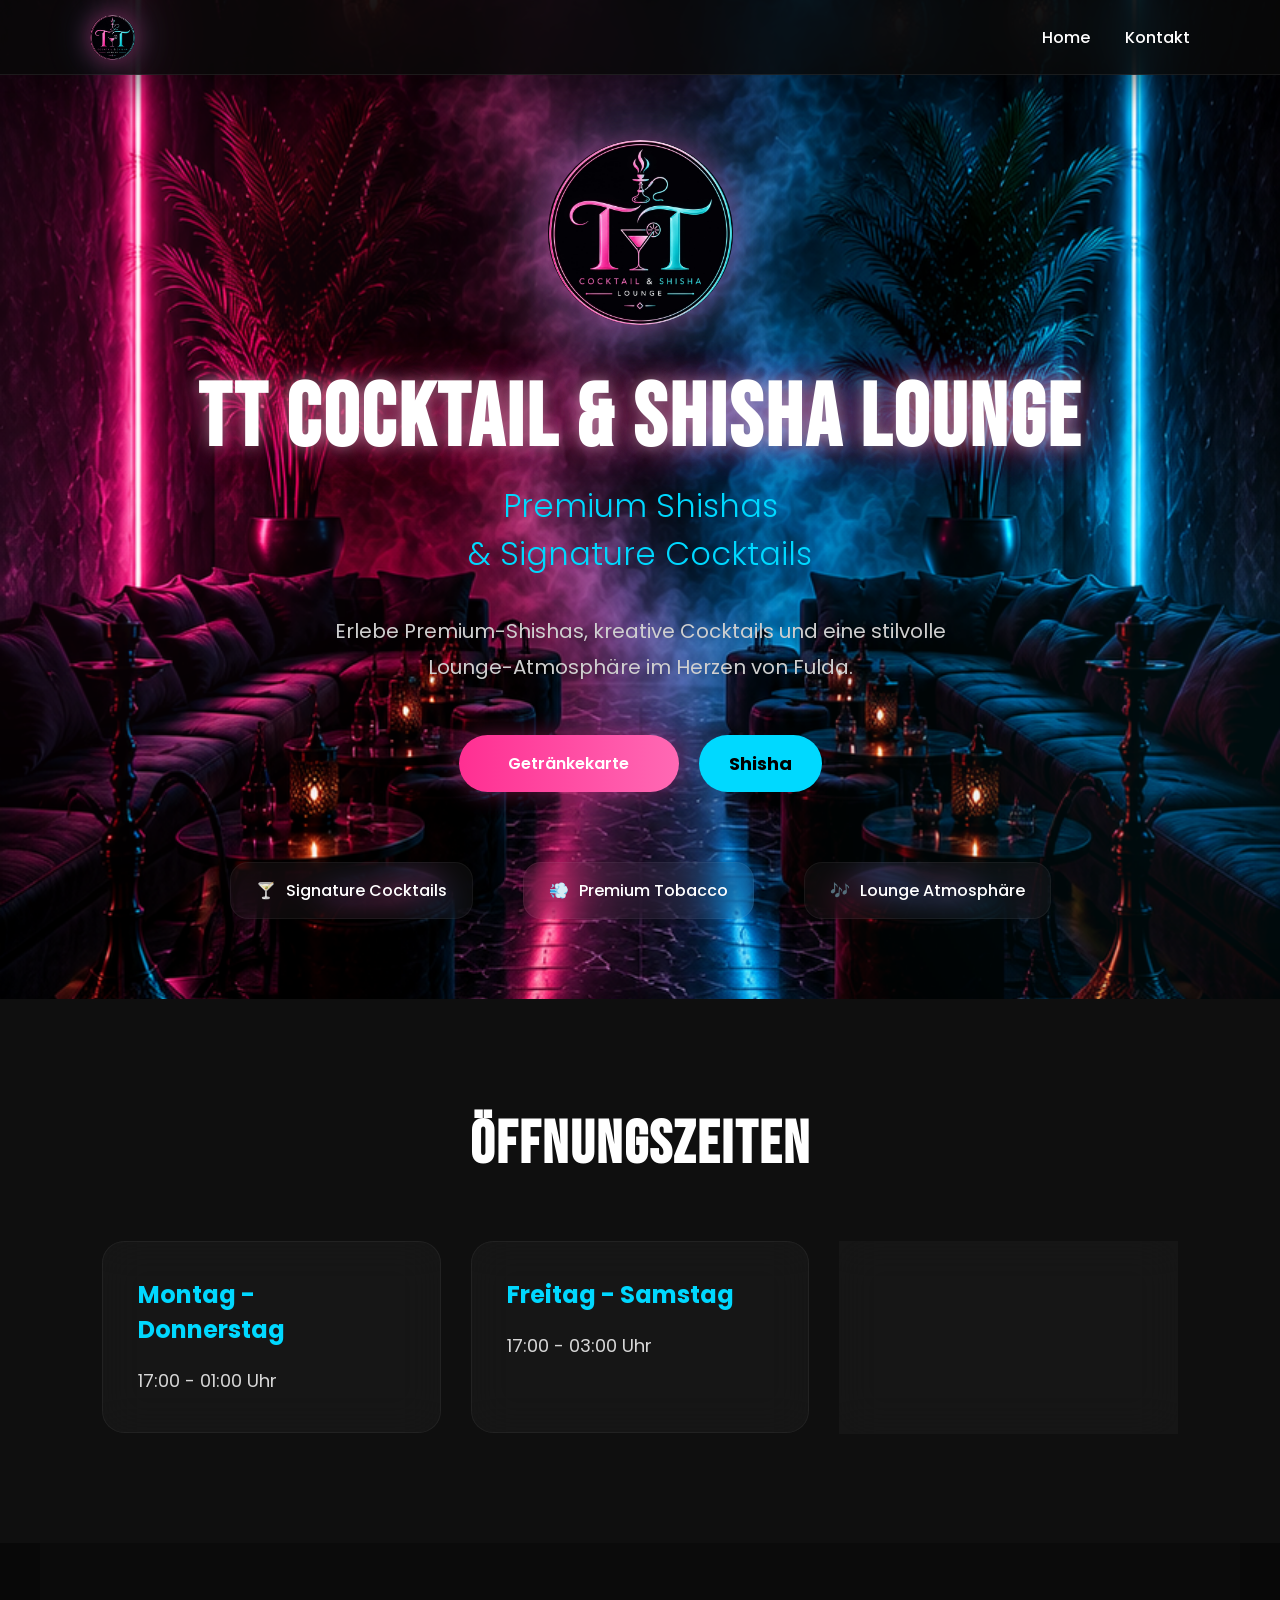
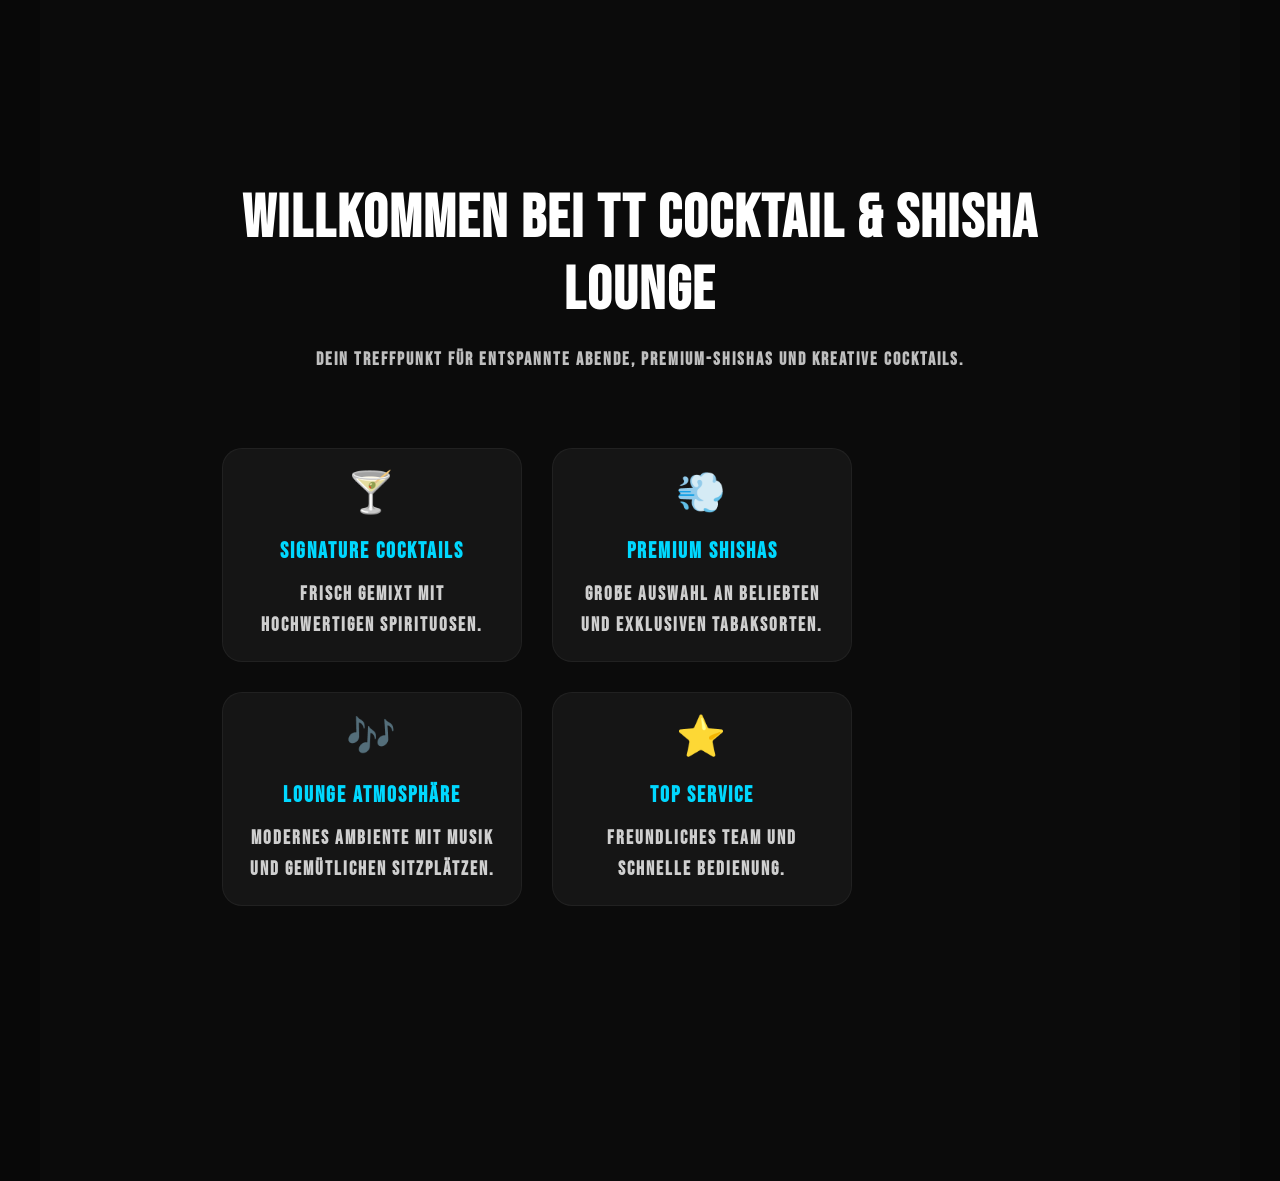
<file: index.html>
<!DOCTYPE html>
<html lang="de">
<head>
    <meta charset="UTF-8">
    <meta name="viewport" content="width=device-width, initial-scale=1.0">
    <title>TT Cocktail & Shisha Lounge</title>

    <link rel="stylesheet" href="style.css">

    <link href="https://fonts.googleapis.com/css2?family=Bebas+Neue&family=Poppins:wght@300;400;500;600;700&display=swap" rel="stylesheet">
</head>

<body>

<header class="navbar">

    <a href="index.html" class="logo">
        <img src="logo.jpeg" alt="TT Cocktail & Shisha Lounge">
    </a>

    <nav>
        <a href="index.html">Home</a>
        <a href="contact.html">Kontakt</a>
    </nav>

</header>


<section class="hero">

<div class="overlay"></div>

<div class="hero-content">

<img src="logo.jpeg" class="hero-logo" alt="TT Logo">

<h1>

TT Cocktail & Shisha Lounge

</h1>

<h2>

Premium Shishas<br> & Signature Cocktails

</h2>

<p>

Erlebe Premium-Shishas, kreative Cocktails und eine stilvolle
Lounge-Atmosphäre im Herzen von Fulda.

</p>

<div class="hero-buttons">

<a href="drinks.html" class="btn-primary">
    Getränkekarte
</a>

<a href="shisha.html" class="btn-secondary">
    Shisha
</a>

</div>

<div class="hero-features">

<div>

🍸

<span>Signature Cocktails</span>

</div>

<div>

💨

<span>Premium Tobacco</span>

</div>

<div>

🎶

<span>Lounge Atmosphäre</span>

</div>

</div>

</div>

</section>



<section class="opening">

<h2>

Öffnungszeiten

</h2>

<div class="cards">

<div class="card">

<h3>Montag - Donnerstag</h3>

<p>17:00 - 01:00 Uhr</p>

</div>

<div class="card">

<h3>Freitag - Samstag</h3>

<p>17:00 - 03:00 Uhr</p>

</div>

<div class="card">

<h3>Sonntag</h3>

<p>17:00 - 01:00 Uhr</p>

</div>

</div>

</section>



<section class="about">

<h2>

    <section class="about">

    <div class="section-title">
        <h2>Willkommen bei TT Cocktail & Shisha Lounge</h2>
        <p>Dein Treffpunkt für entspannte Abende, Premium-Shishas und kreative Cocktails.</p>
    </div>

    <div class="about-grid">

        <div class="about-cards">

            <div class="info-card">
                <span>🍸</span>
                <h4>Signature Cocktails</h4>
                <p>Frisch gemixt mit hochwertigen Spirituosen.</p>
            </div>

            <div class="info-card">
                <span>💨</span>
                <h4>Premium Shishas</h4>
                <p>Große Auswahl an beliebten und exklusiven Tabaksorten.</p>
            </div>

            <div class="info-card">
                <span>🎶</span>
                <h4>Lounge Atmosphäre</h4>
                <p>Modernes Ambiente mit Musik und gemütlichen Sitzplätzen.</p>
            </div>

            <div class="info-card">
                <span>⭐</span>
                <h4>Top Service</h4>
                <p>Freundliches Team und schnelle Bedienung.</p>
            </div>

        </div>

    </div>

</section>
</file>
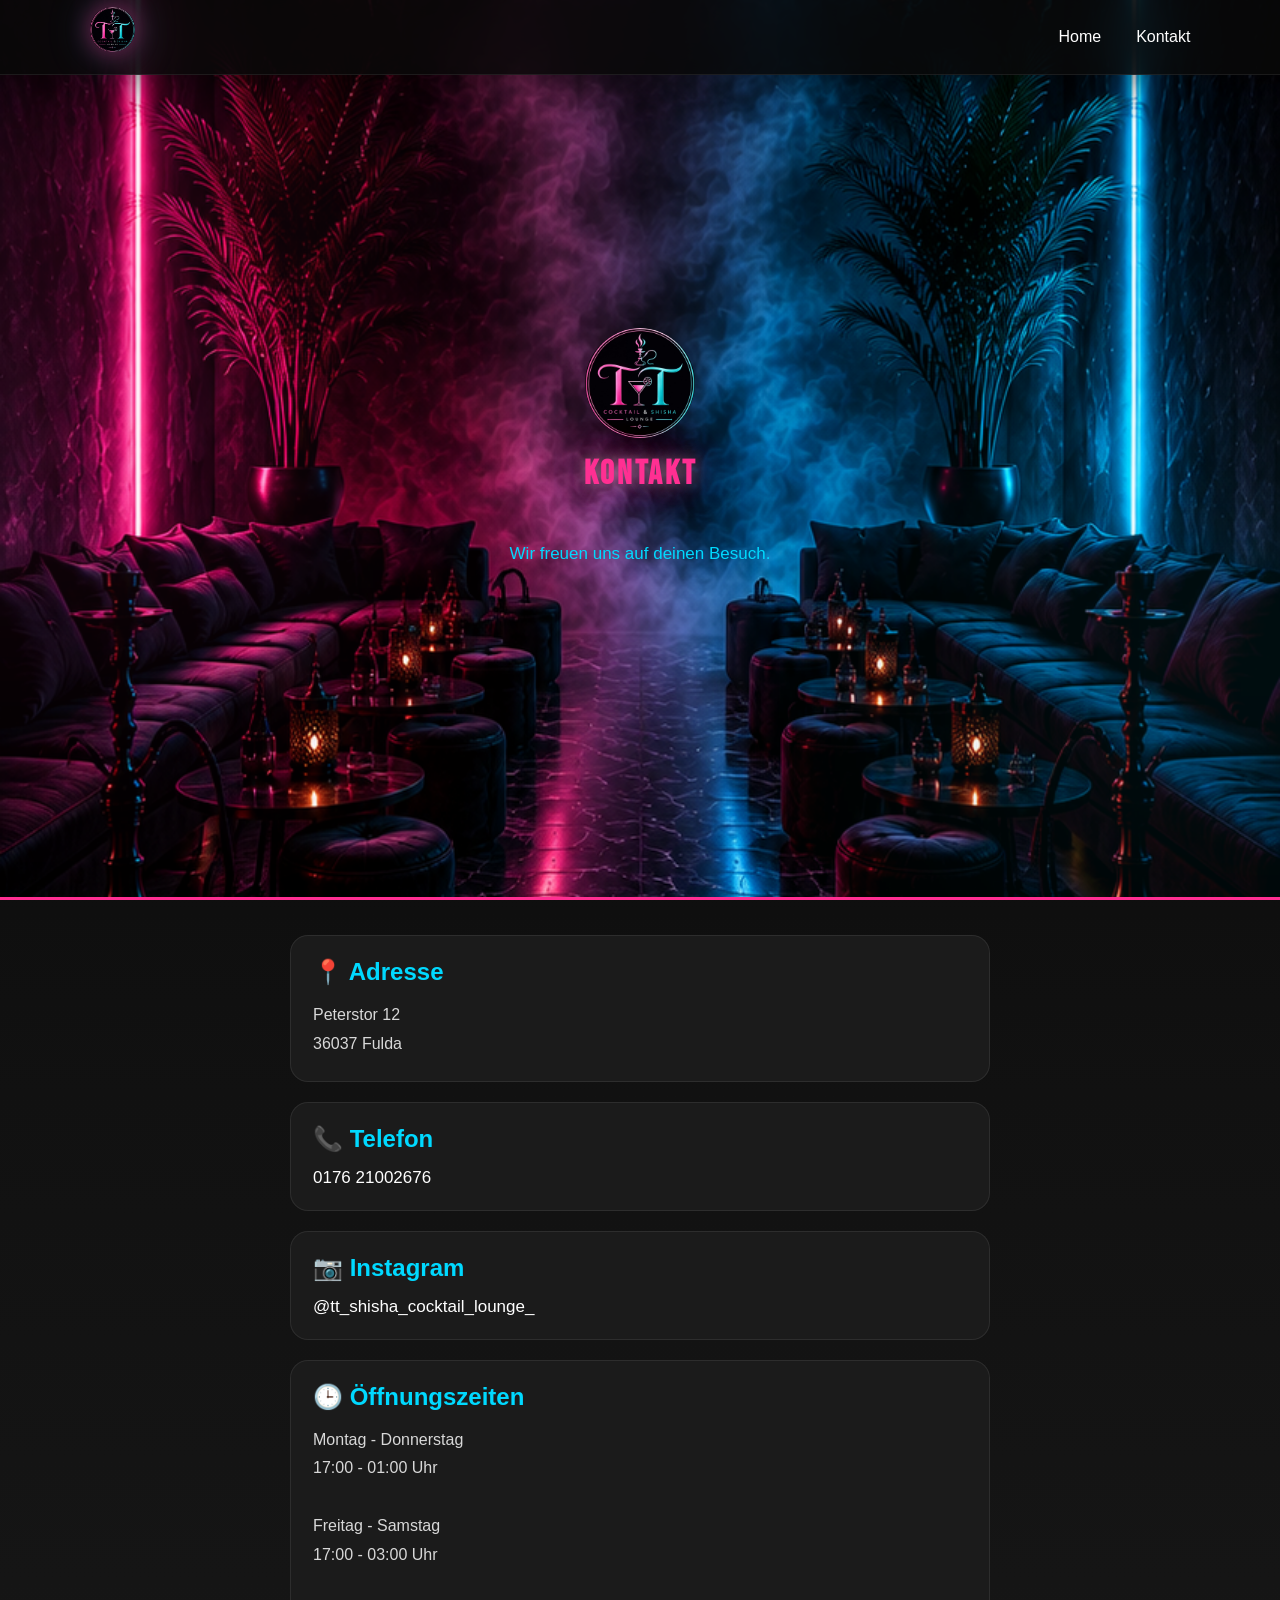
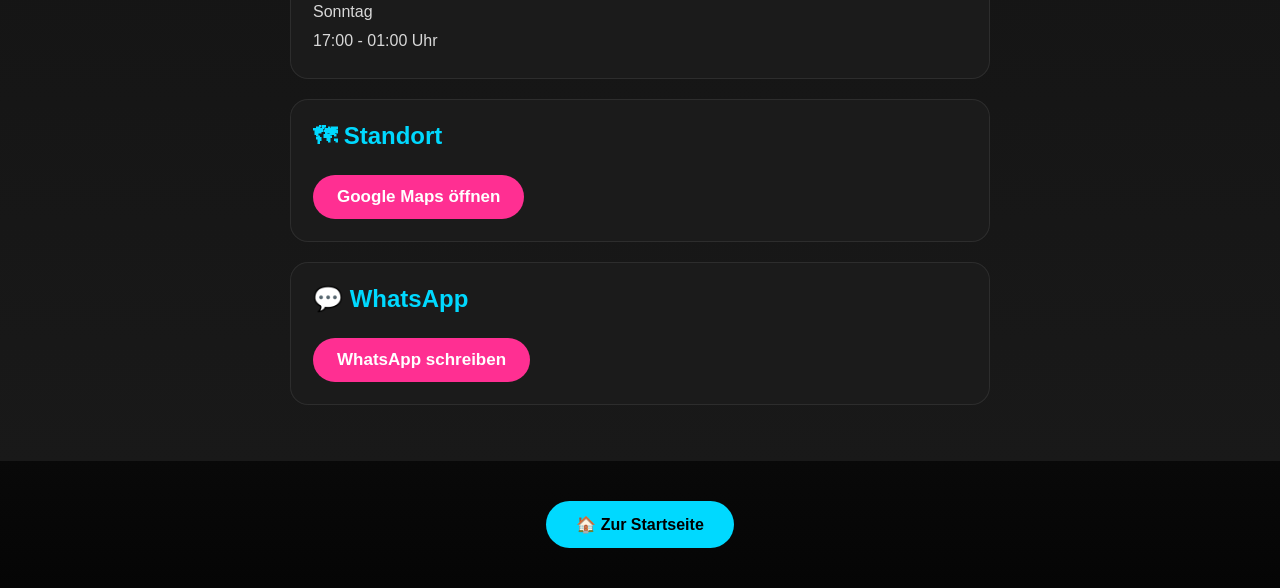
<file: contact.html>
<!DOCTYPE html>
<html lang="de">

<head>

    <meta charset="UTF-8">

    <meta name="viewport"
          content="width=device-width, initial-scale=1.0">

    <title>Kontakt | TT Cocktail & Shisha Lounge</title>

    <link rel="stylesheet" href="style.css">
    <link rel="stylesheet" href="contact.css">

</head>

<body>

    <header class="navbar">

    <a href="index.html" class="logo">
        <img src="logo.jpeg" alt="TT Cocktail & Shisha Lounge">
    </a>

    <nav>
        <a href="index.html">Home</a>
        <a href="contact.html">Kontakt</a>
    </nav>

</header>

<header class="hero">

    <img src="logo.jpeg"
         alt="TT Logo"
         class="logo">

    <h1>Kontakt</h1>

    <p>
        Wir freuen uns auf deinen Besuch.
    </p>

</header>



<section class="container">

    <div class="card">

        <h2>📍 Adresse</h2>

        <p>
            Peterstor 12<br>
            36037 Fulda
        </p>

    </div>



    <div class="card">

        <h2>📞 Telefon</h2>

        <a href="tel:+4917621002676">

            0176 21002676

        </a>

    </div>



    <div class="card">

    <h2>📷 Instagram</h2>

    <a href="https://www.instagram.com/tt_shisha_cocktail_lounge_/"
       target="_blank"
       class="social-btn">

        @tt_shisha_cocktail_lounge_

    </a>

</div>



    <div class="card">

        <h2>🕒 Öffnungszeiten</h2>

        <p>

            Montag - Donnerstag<br>

            17:00 - 01:00 Uhr

            <br><br>

            Freitag - Samstag<br>

            17:00 - 03:00 Uhr

            <br><br>

            Sonntag<br>

            17:00 - 01:00 Uhr

        </p>

    </div>



    <div class="card">

        <h2>🗺 Standort</h2>

        <a class="button"

href="https://maps.google.com/?q=Peterstor+12+36037+Fulda"

target="_blank">

            Google Maps öffnen

        </a>

    </div>



    <div class="card">

        <h2>💬 WhatsApp</h2>

        <a class="button"

href="https://wa.me/4917621002676"

target="_blank">

            WhatsApp schreiben

        </a>

    </div>

</section>



<footer>

<a href="index.html">

🏠 Zur Startseite

</a>

</footer>

</body>

</html>
</file>
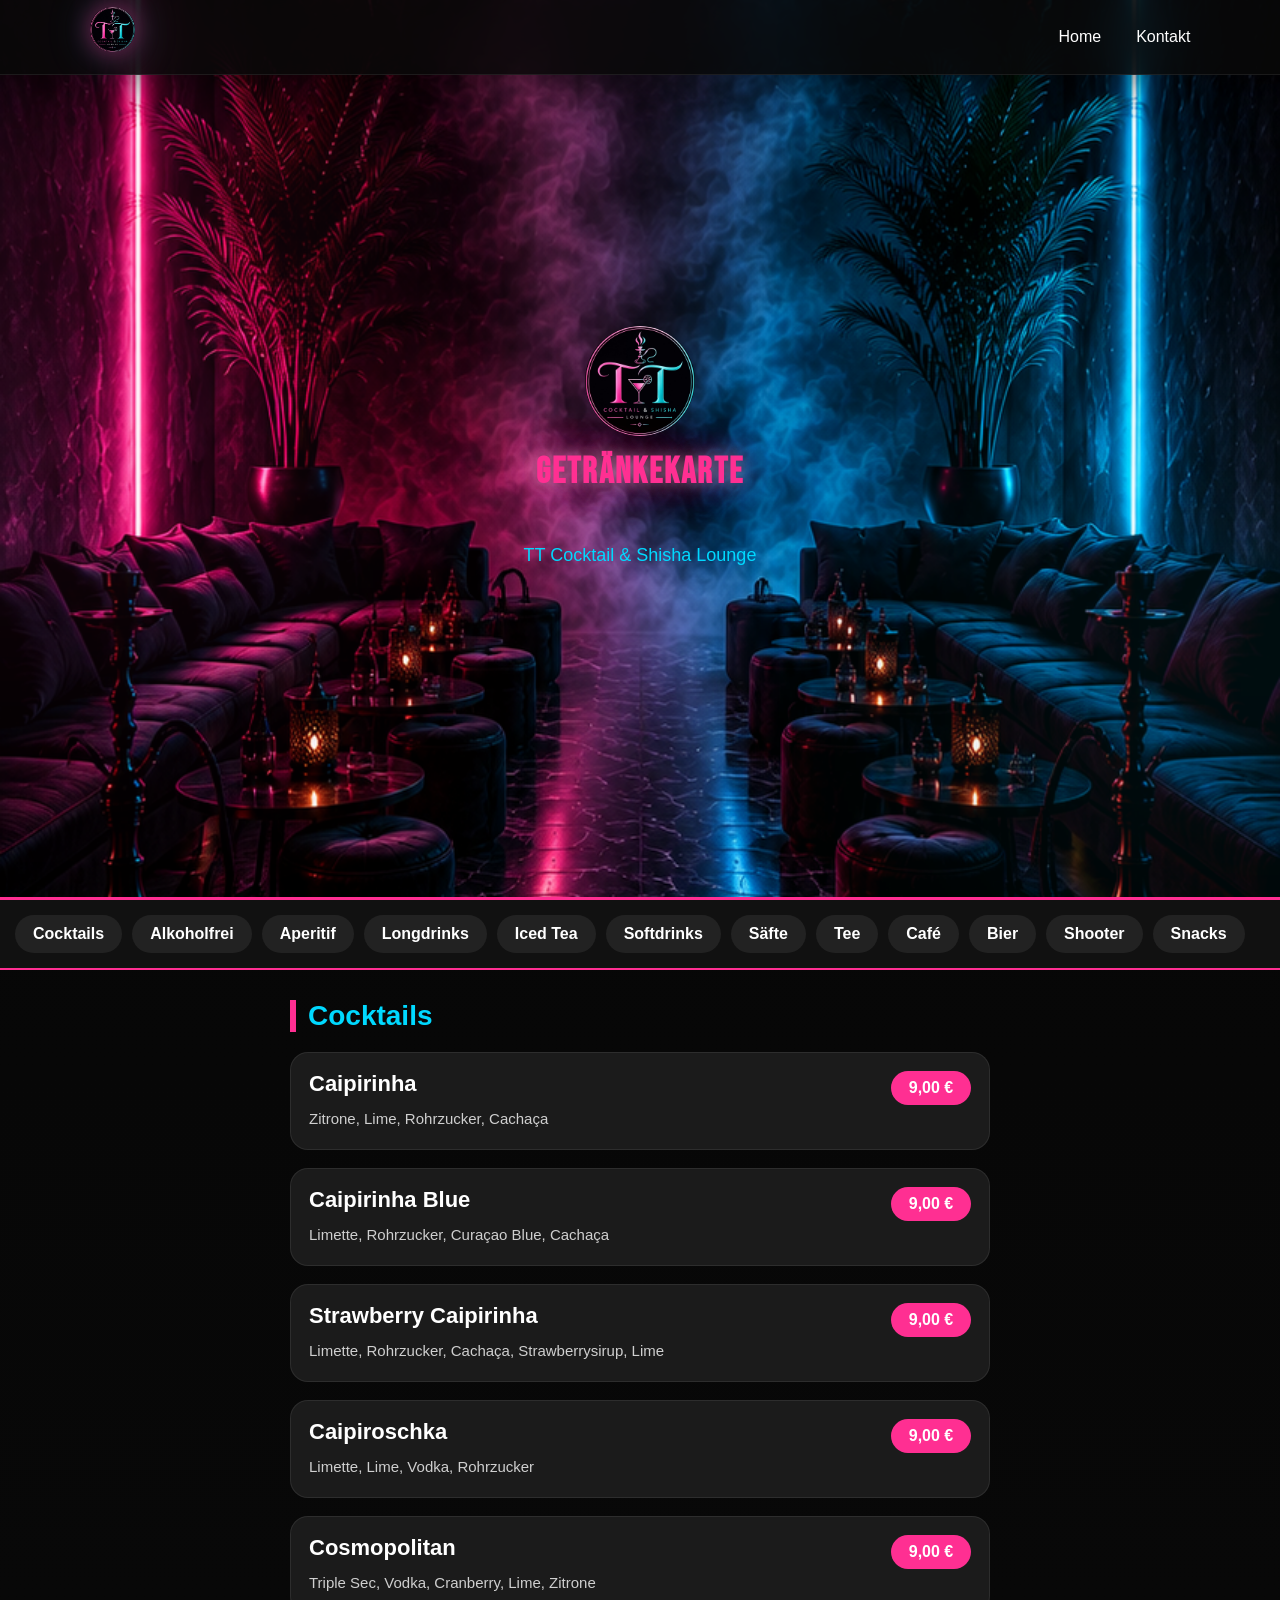
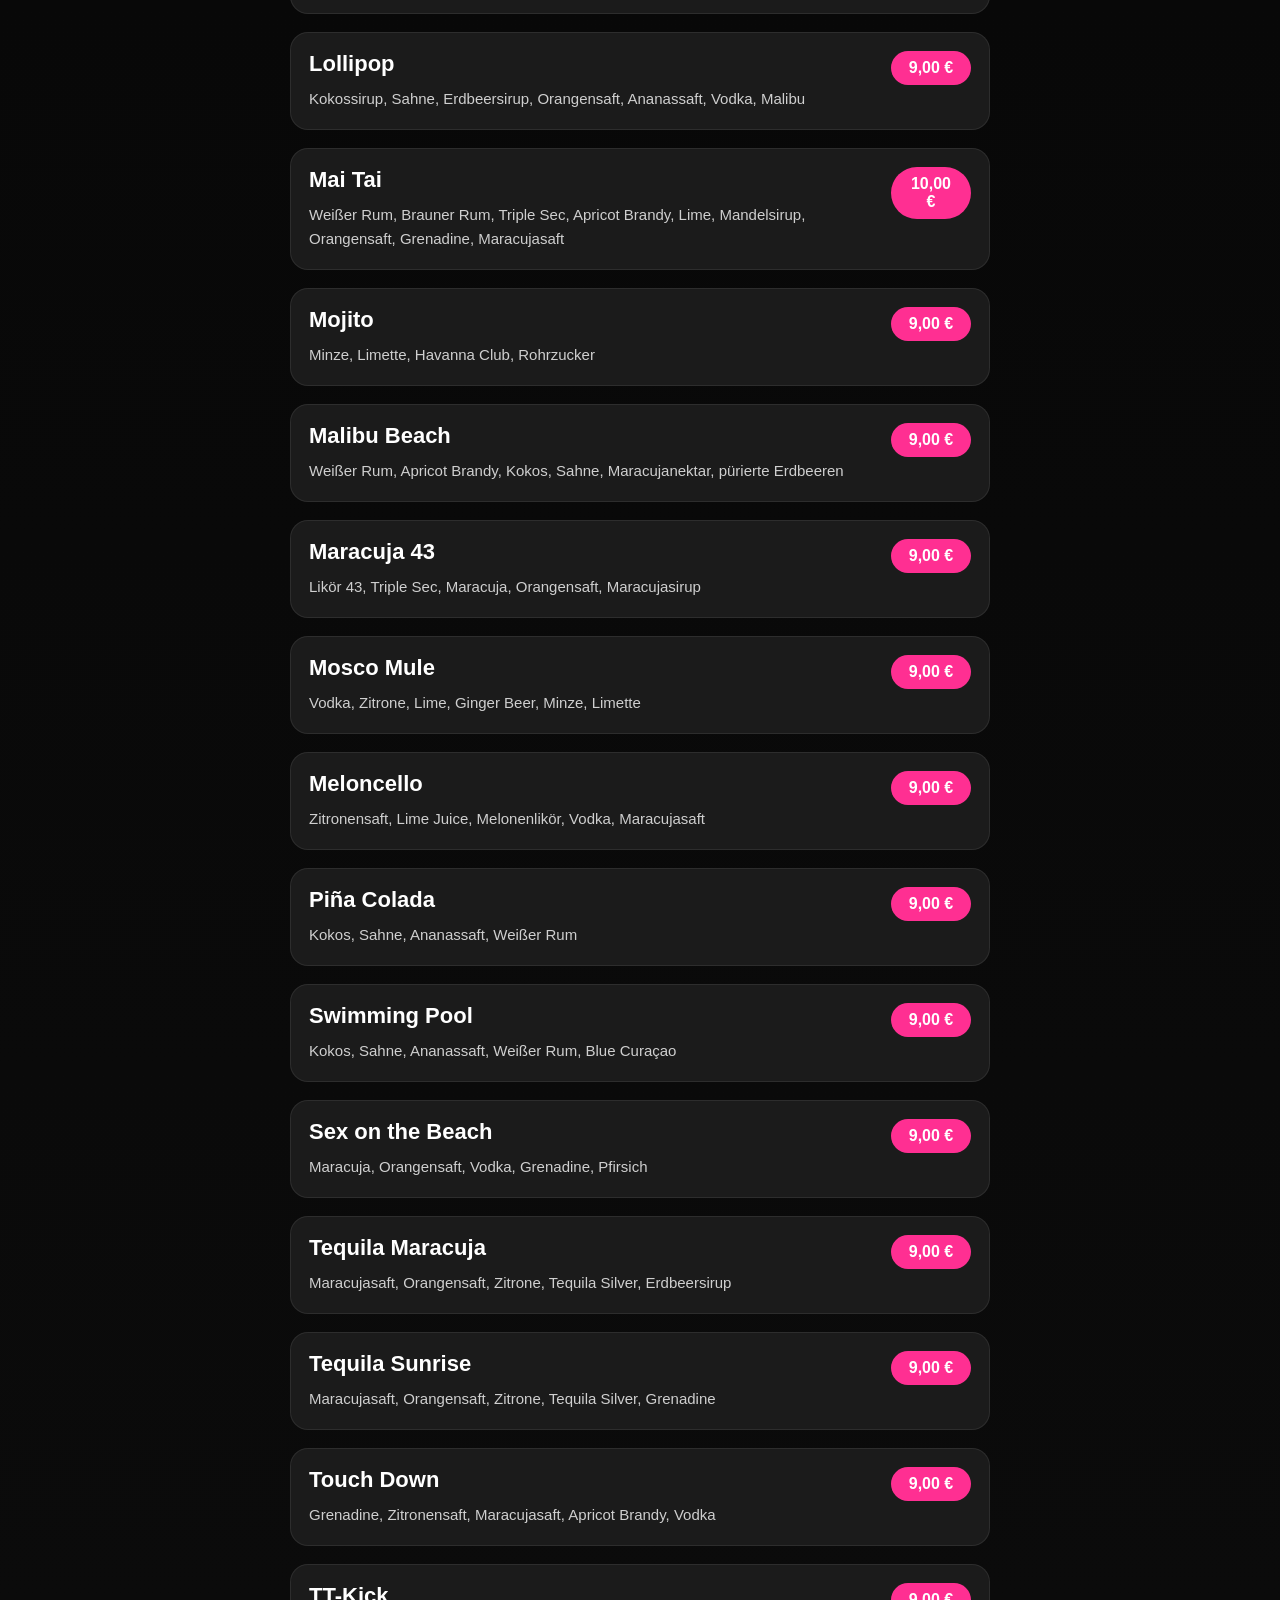
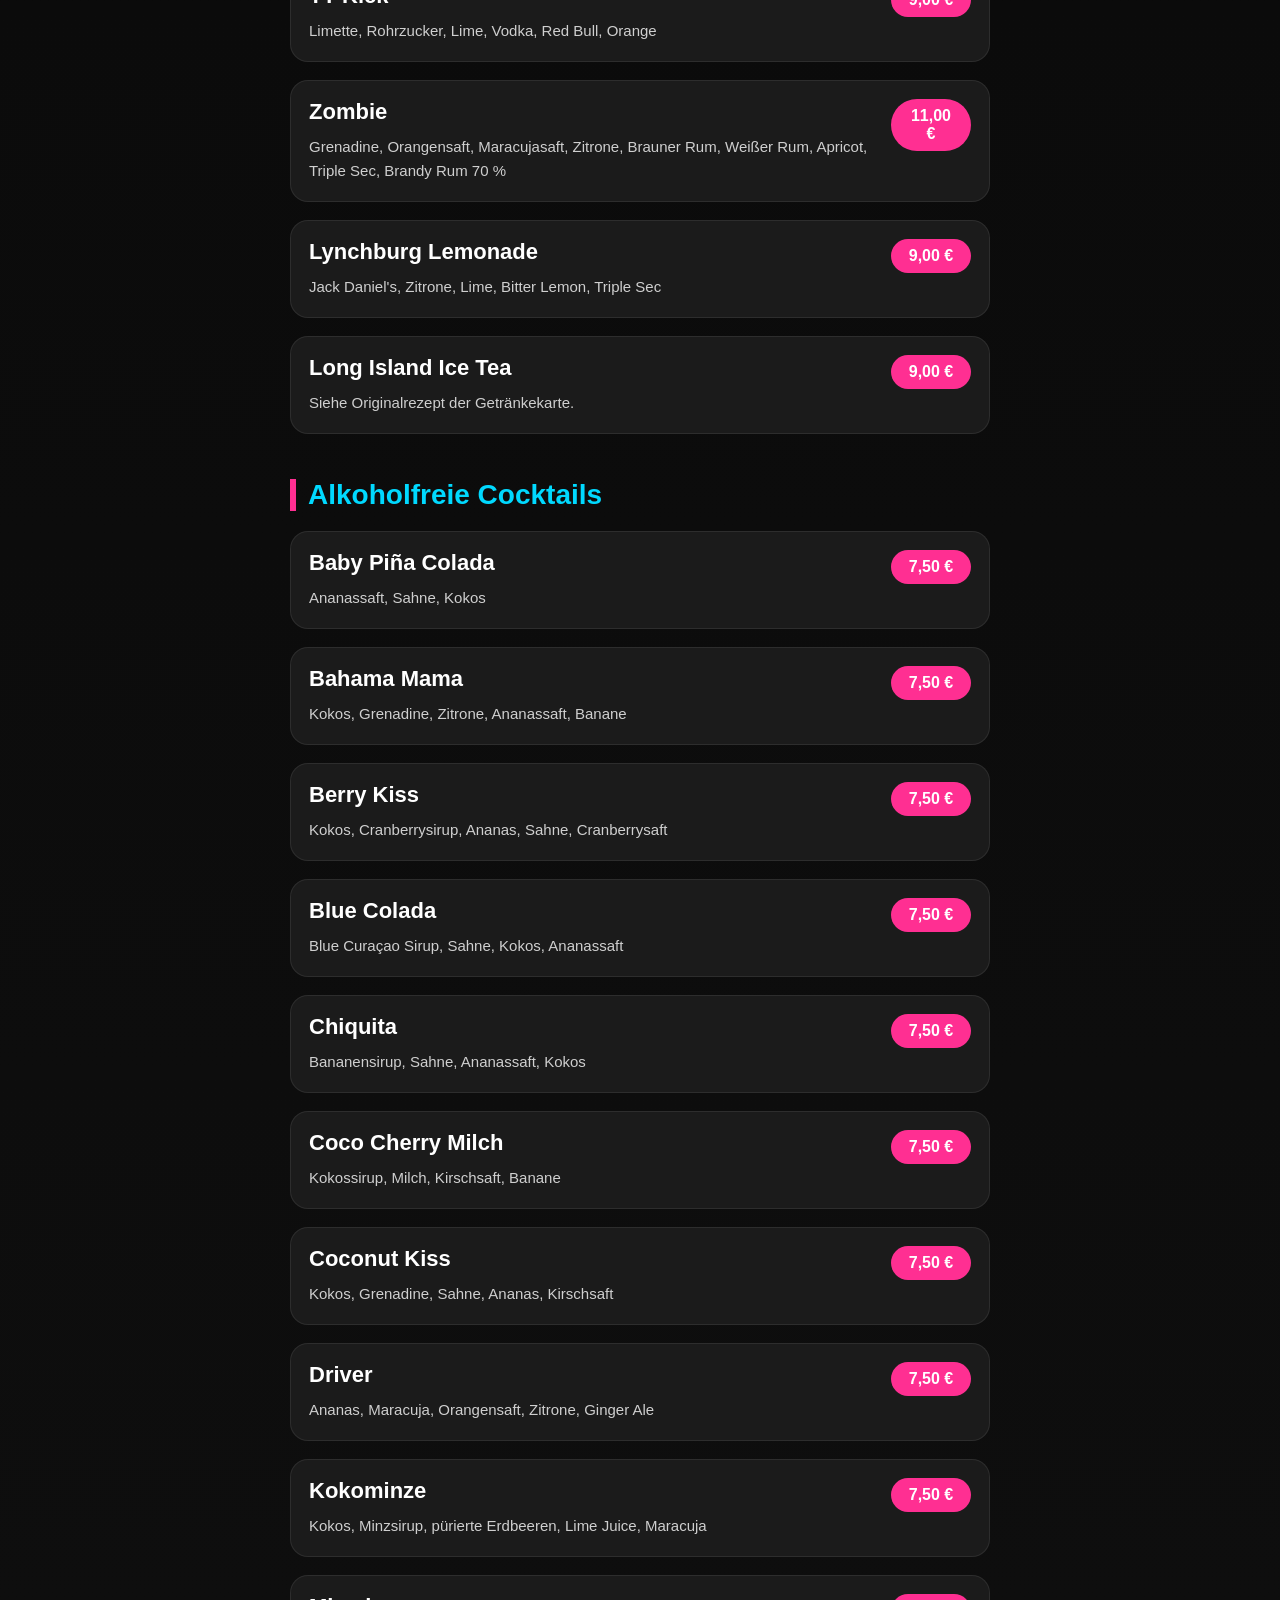
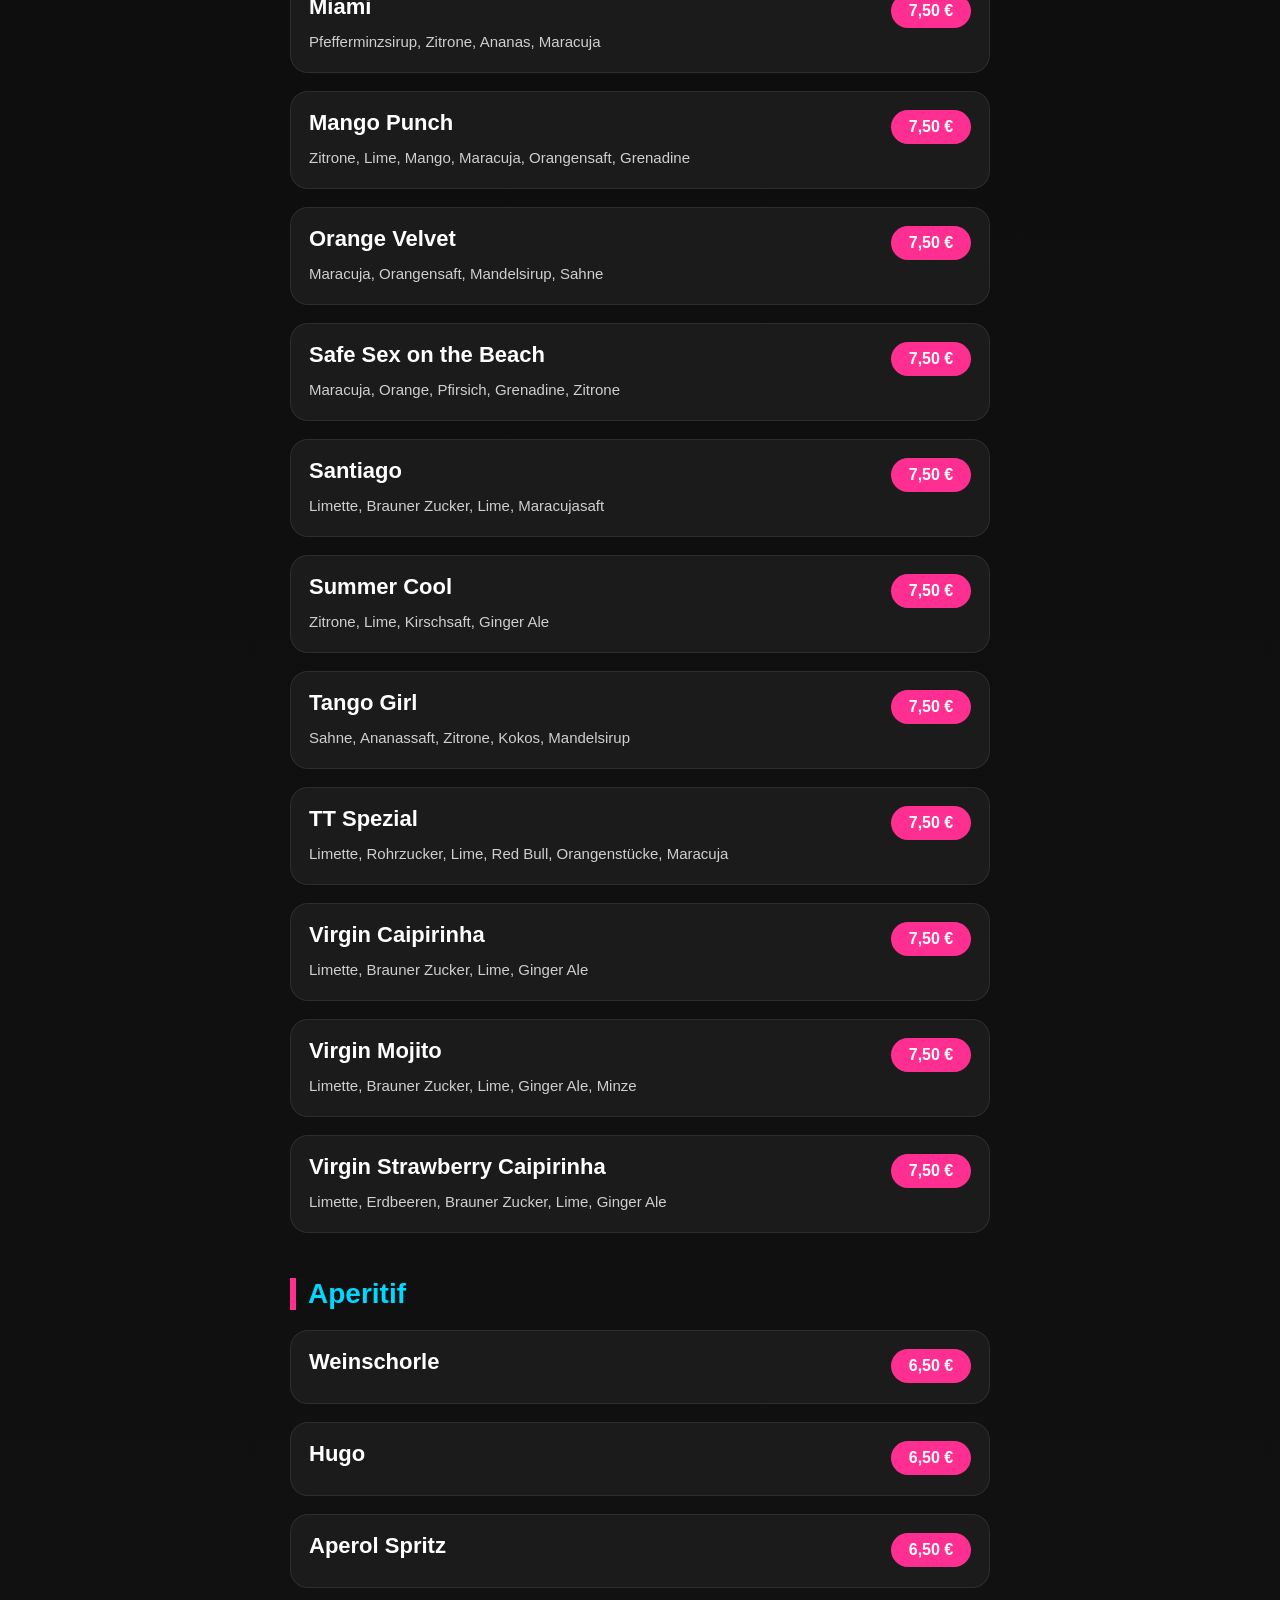
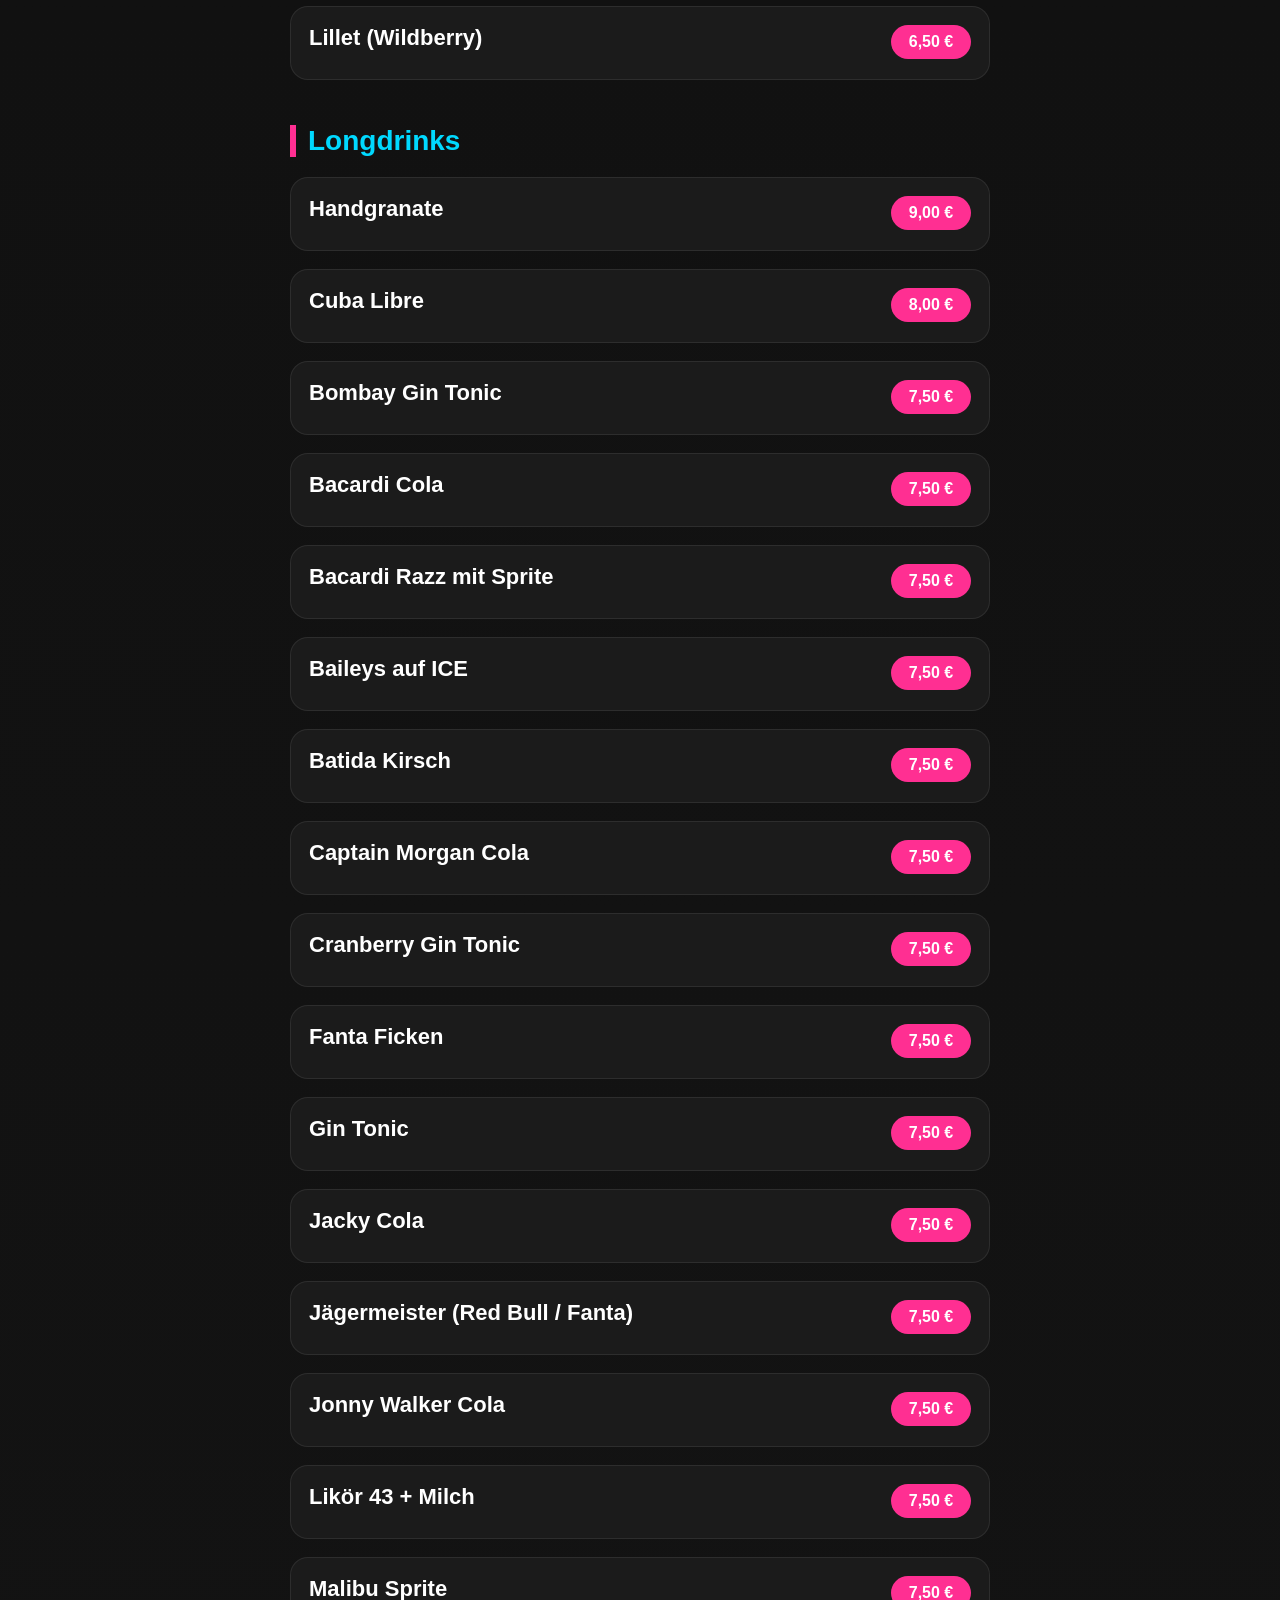
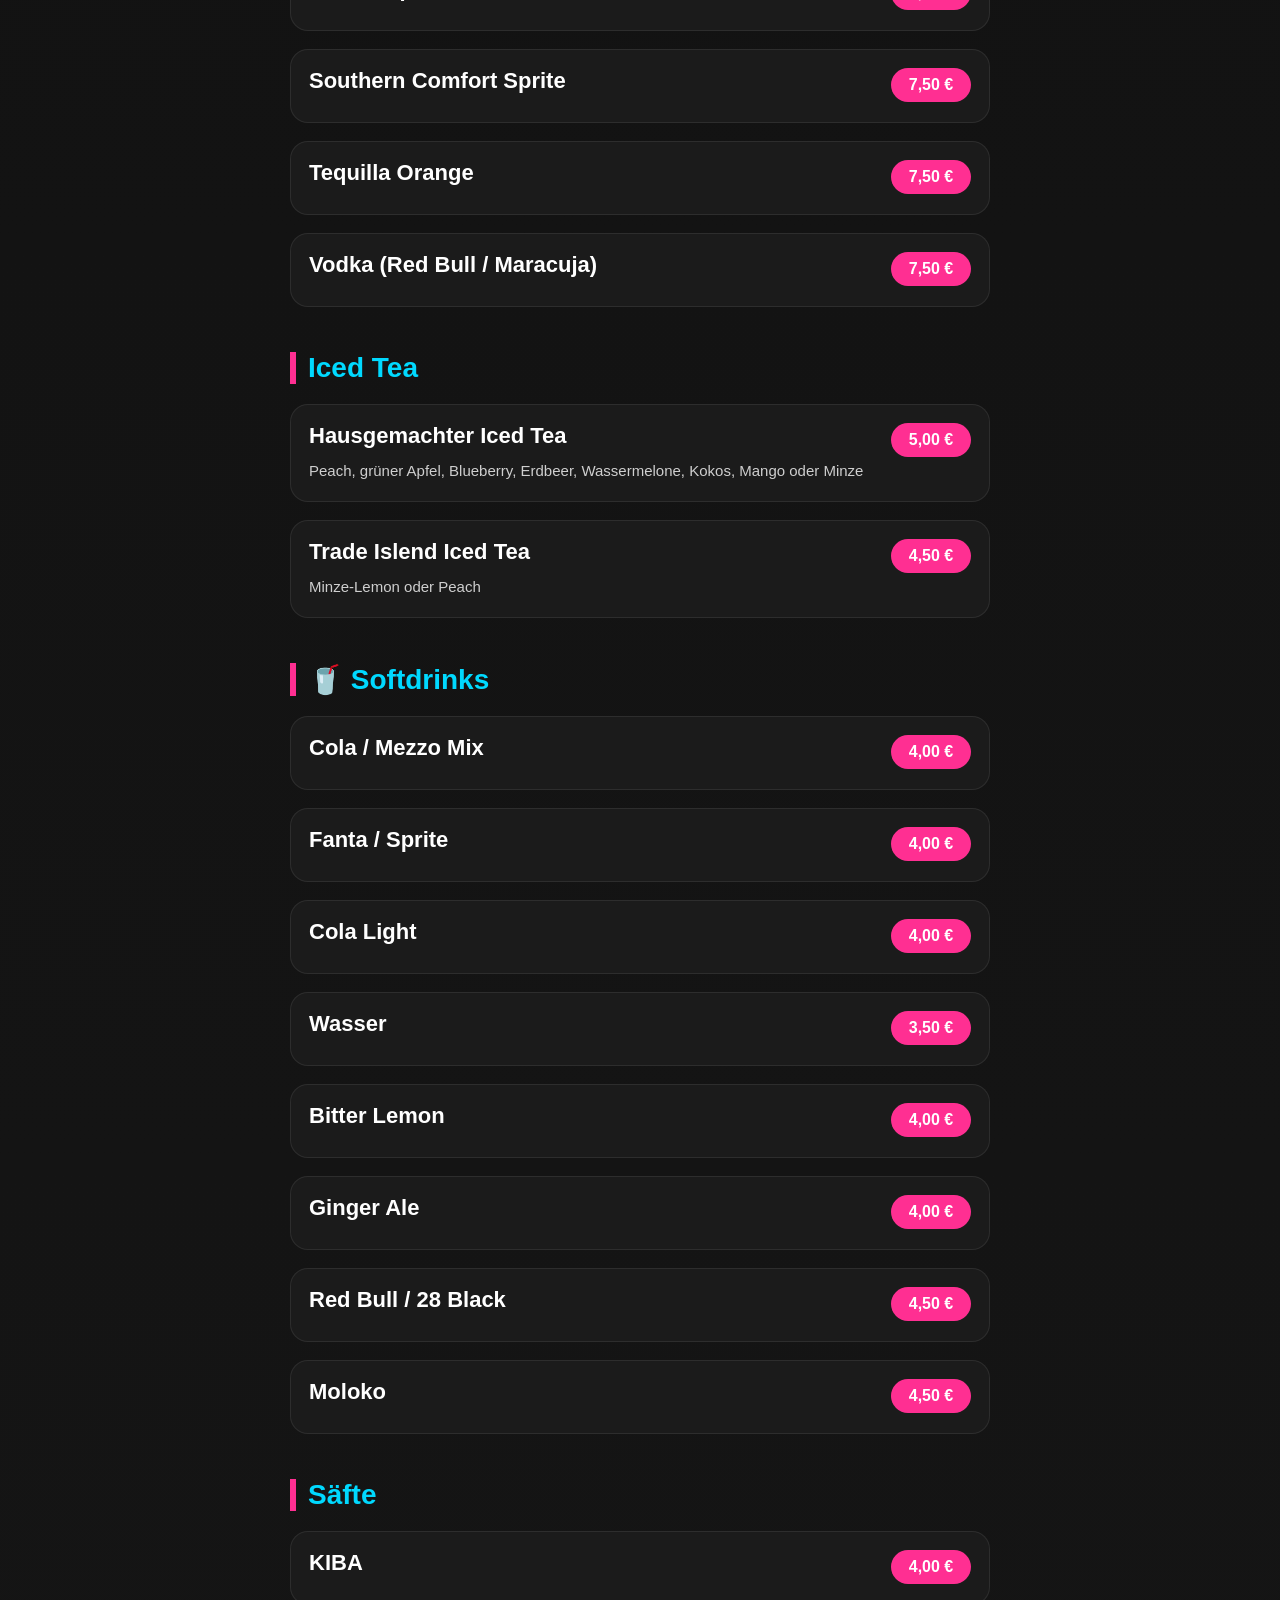
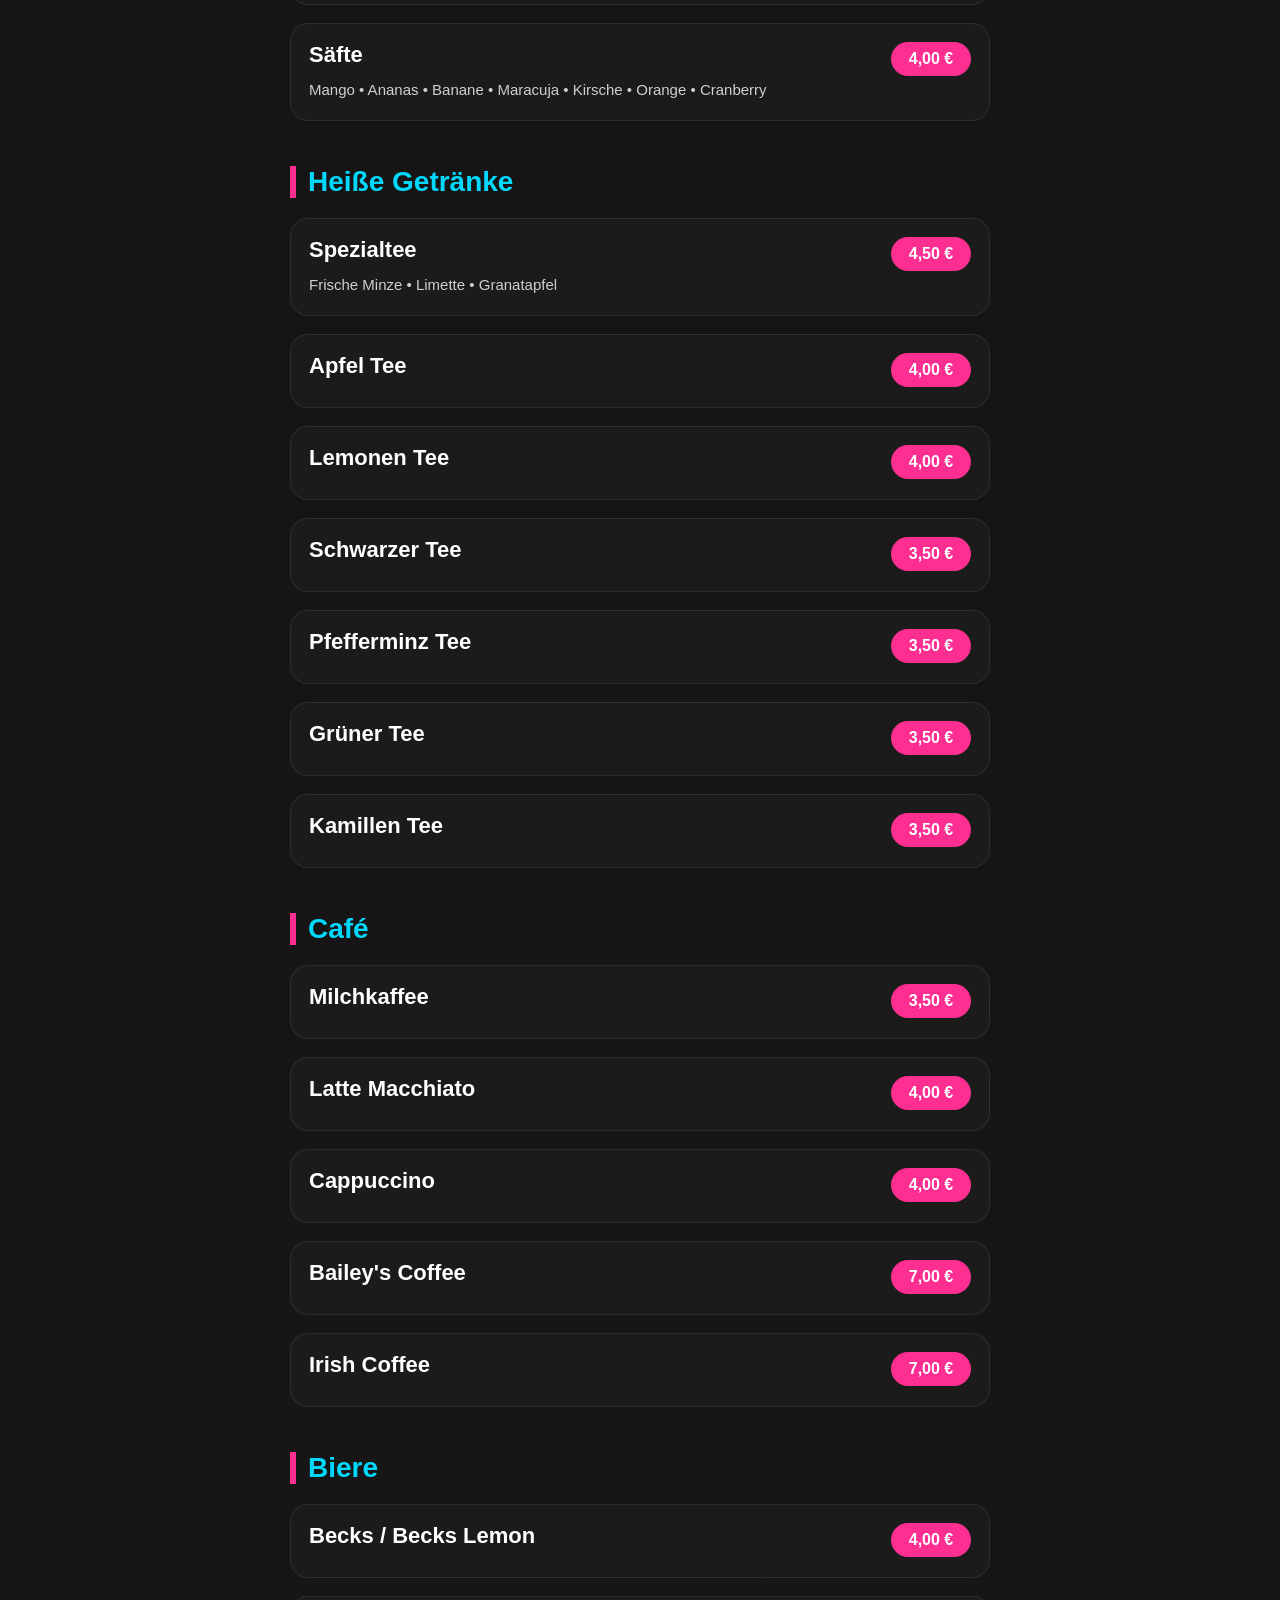
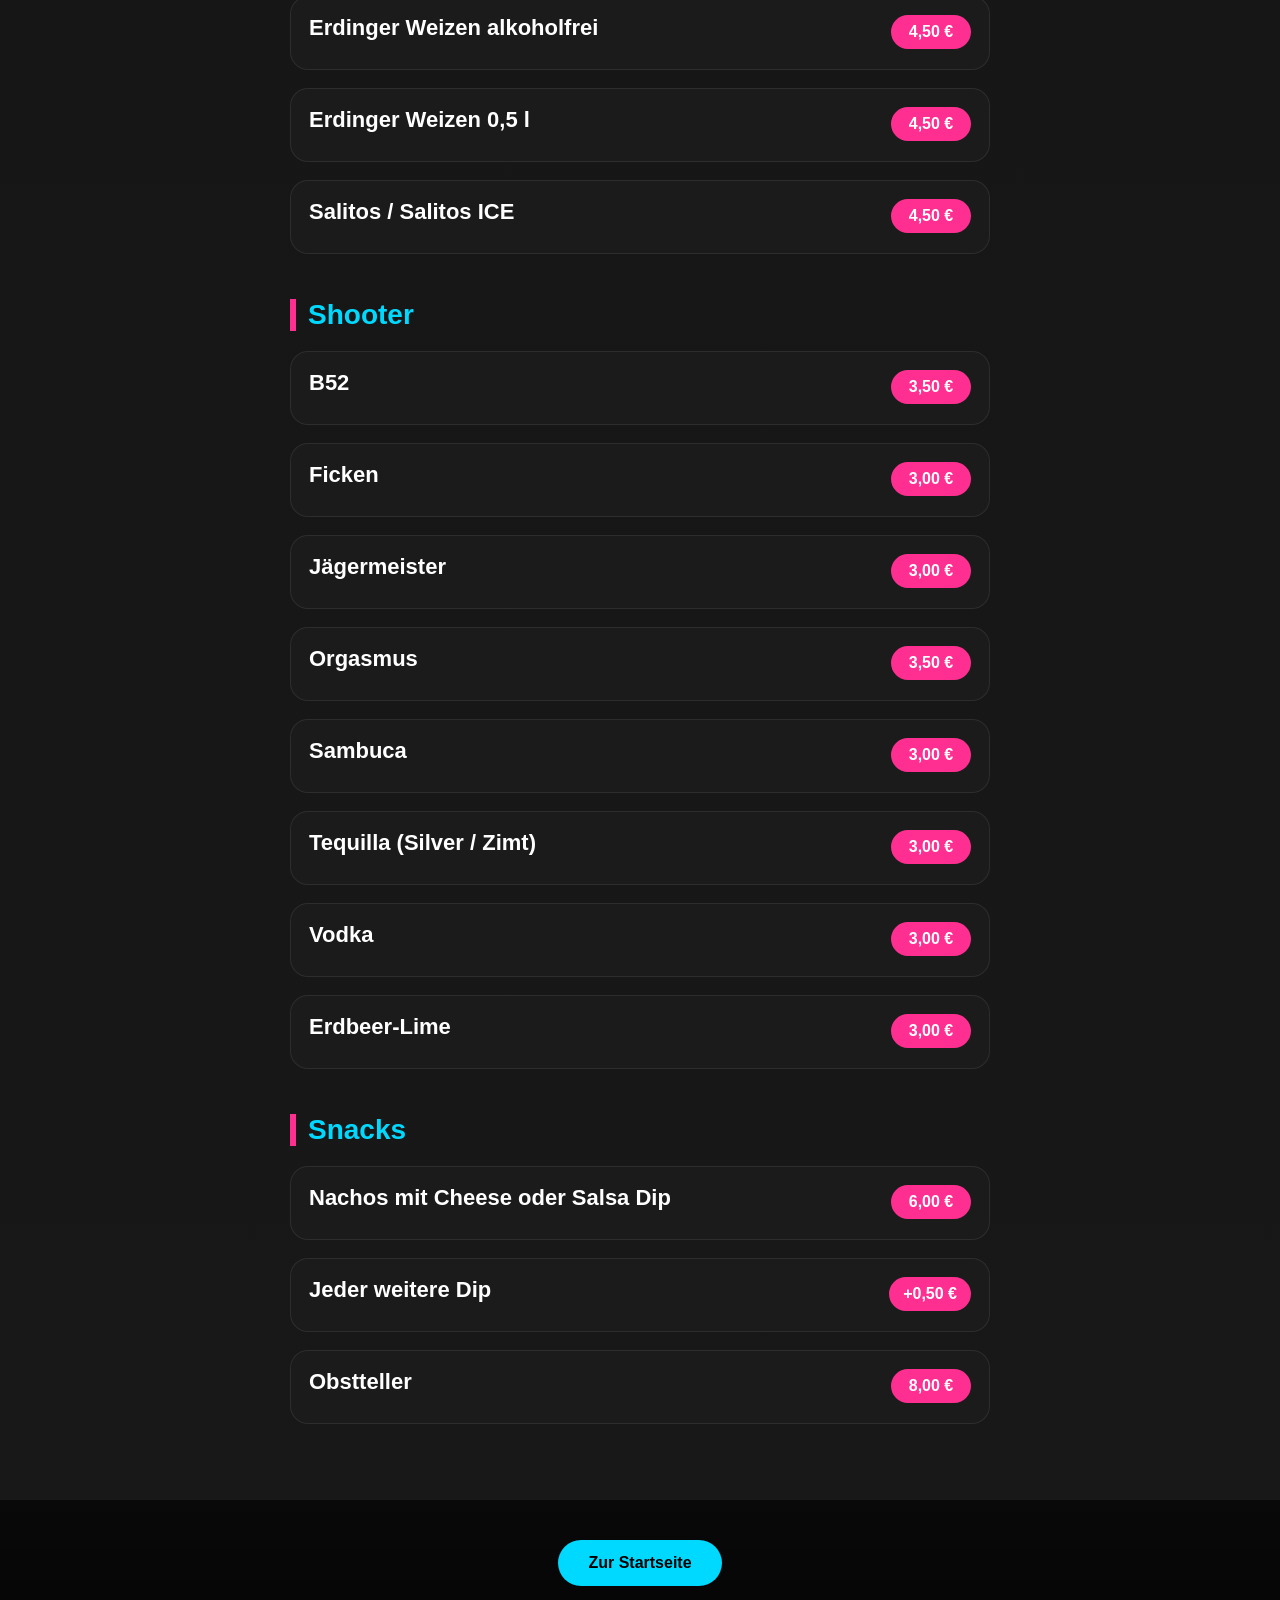
<file: drinks.html>
<!DOCTYPE html>
<html lang="de">

<head>

    <meta charset="UTF-8">
    <meta name="viewport" content="width=device-width, initial-scale=1.0">

    <title>Getränkekarte | TT Cocktail & Shisha Lounge</title>

    <link rel="stylesheet" href="style.css">
    <link rel="stylesheet" href="drinks.css">

</head>

<body>

   <header class="navbar">

    <a href="index.html" class="logo">
        <img src="logo.jpeg" alt="TT Cocktail & Shisha Lounge">
    </a>

    <nav>
        <a href="index.html">Home</a>
        <a href="contact.html">Kontakt</a>
    </nav>

</header>

<header class="hero">

    <img src="logo.jpeg" alt="TT Logo" class="logo">

    <h1>GETRÄNKEKARTE</h1>

    <p>
        TT Cocktail & Shisha Lounge
    </p>

</header>

<nav class="drink-nav">

    <a href="#cocktails">Cocktails</a>

    <a href="#alkoholfrei">Alkoholfrei</a>

    <a href="#aperitif">Aperitif</a>

    <a href="#longdrinks">Longdrinks</a>

    <a href="#icedtea">Iced Tea</a>

    <a href="#softdrinks">Softdrinks</a>

    <a href="#saefte">Säfte</a>

    <a href="#heiss">Tee</a>

    <a href="#cafe">Café</a>

    <a href="#bier">Bier</a>

    <a href="#shooter">Shooter</a>

    <a href="#snacks">Snacks</a>

</nav>

<section class="menu">

<div class="category" id="cocktails">

<h2>Cocktails</h2>

<div class="drink-card">

    <div>

        <h3>Caipirinha</h3>

        <p>
            Zitrone, Lime, Rohrzucker, Cachaça
        </p>

    </div>

    <span>9,00 €</span>

</div>

<div class="drink-card">

    <div>

        <h3>Caipirinha Blue</h3>

        <p>
            Limette, Rohrzucker, Curaçao Blue, Cachaça
        </p>

    </div>

    <span>9,00 €</span>

</div>

<div class="drink-card">

    <div>

        <h3>Strawberry Caipirinha</h3>

        <p>
            Limette, Rohrzucker, Cachaça, Strawberrysirup, Lime
        </p>

    </div>

    <span>9,00 €</span>

</div>

<div class="drink-card">

    <div>

        <h3>Caipiroschka</h3>

        <p>
            Limette, Lime, Vodka, Rohrzucker
        </p>

    </div>

    <span>9,00 €</span>

</div>

<div class="drink-card">

    <div>

        <h3>Cosmopolitan</h3>

        <p>
            Triple Sec, Vodka, Cranberry, Lime, Zitrone
        </p>

    </div>

    <span>9,00 €</span>

</div>

<div class="drink-card">

    <div>

        <h3>Lollipop</h3>

        <p>
            Kokossirup, Sahne, Erdbeersirup, Orangensaft, Ananassaft, Vodka, Malibu
        </p>

    </div>

    <span>9,00 €</span>

</div>

<div class="drink-card">

    <div>

        <h3>Mai Tai</h3>

        <p>
            Weißer Rum, Brauner Rum, Triple Sec, Apricot Brandy, Lime, Mandelsirup, Orangensaft, Grenadine, Maracujasaft
        </p>

    </div>

    <span>10,00 €</span>

</div>

<div class="drink-card">

    <div>

        <h3>Mojito</h3>

        <p>
            Minze, Limette, Havanna Club, Rohrzucker
        </p>

    </div>

    <span>9,00 €</span>

</div>

<div class="drink-card">

    <div>

        <h3>Malibu Beach</h3>

        <p>
            Weißer Rum, Apricot Brandy, Kokos, Sahne, Maracujanektar, pürierte Erdbeeren
        </p>

    </div>

    <span>9,00 €</span>

</div>

<div class="drink-card">

    <div>

        <h3>Maracuja 43</h3>

        <p>
            Likör 43, Triple Sec, Maracuja, Orangensaft, Maracujasirup
        </p>

    </div>

    <span>9,00 €</span>

</div>

<div class="drink-card">

    <div>

        <h3>Mosco Mule</h3>

        <p>
            Vodka, Zitrone, Lime, Ginger Beer, Minze, Limette
        </p>

    </div>

    <span>9,00 €</span>

</div>

<div class="drink-card">

    <div>

        <h3>Meloncello</h3>

        <p>
            Zitronensaft, Lime Juice, Melonenlikör, Vodka, Maracujasaft
        </p>

    </div>

    <span>9,00 €</span>

</div>

<div class="drink-card">

    <div>

        <h3>Piña Colada</h3>

        <p>
            Kokos, Sahne, Ananassaft, Weißer Rum
        </p>

    </div>

    <span>9,00 €</span>

</div>

<div class="drink-card">

    <div>

        <h3>Swimming Pool</h3>

        <p>
            Kokos, Sahne, Ananassaft, Weißer Rum, Blue Curaçao
        </p>

    </div>

    <span>9,00 €</span>

</div>

<div class="drink-card">

    <div>

        <h3>Sex on the Beach</h3>

        <p>
            Maracuja, Orangensaft, Vodka, Grenadine, Pfirsich
        </p>

    </div>

    <span>9,00 €</span>

</div>

<div class="drink-card">

    <div>

        <h3>Tequila Maracuja</h3>

        <p>
            Maracujasaft, Orangensaft, Zitrone, Tequila Silver, Erdbeersirup
        </p>

    </div>

    <span>9,00 €</span>

</div>

<div class="drink-card">

    <div>

        <h3>Tequila Sunrise</h3>

        <p>
            Maracujasaft, Orangensaft, Zitrone, Tequila Silver, Grenadine
        </p>

    </div>

    <span>9,00 €</span>

</div>

<div class="drink-card">

    <div>

        <h3>Touch Down</h3>

        <p>
            Grenadine, Zitronensaft, Maracujasaft, Apricot Brandy, Vodka
        </p>

    </div>

    <span>9,00 €</span>

</div>

<div class="drink-card">

    <div>

        <h3>TT-Kick</h3>

        <p>
            Limette, Rohrzucker, Lime, Vodka, Red Bull, Orange
        </p>

    </div>

    <span>9,00 €</span>

</div>

<div class="drink-card">

    <div>

        <h3>Zombie</h3>

        <p>
            Grenadine, Orangensaft, Maracujasaft, Zitrone, Brauner Rum, Weißer Rum, Apricot, Triple Sec, Brandy Rum 70 %
        </p>

    </div>

    <span>11,00 €</span>

</div>

<div class="drink-card">

    <div>

        <h3>Lynchburg Lemonade</h3>

        <p>
            Jack Daniel's, Zitrone, Lime, Bitter Lemon, Triple Sec
        </p>

    </div>

    <span>9,00 €</span>

</div>

<div class="drink-card">

    <div>

        <h3>Long Island Ice Tea</h3>

        <p>
            Siehe Originalrezept der Getränkekarte.
        </p>

    </div>

    <span>9,00 €</span>

</div>

</div>

<!-- ==========================
     ALKOHOLFREIE COCKTAILS
========================== -->

</div>

<div class="category" id="alkoholfrei">

<h2>Alkoholfreie Cocktails</h2>

<div class="drink-card">

    <div>

        <h3>Baby Piña Colada</h3>

        <p>
            Ananassaft, Sahne, Kokos
        </p>

    </div>

    <span>7,50 €</span>

</div>

<div class="drink-card">

    <div>

        <h3>Bahama Mama</h3>

        <p>
            Kokos, Grenadine, Zitrone, Ananassaft, Banane
        </p>

    </div>

    <span>7,50 €</span>

</div>

<div class="drink-card">

    <div>

        <h3>Berry Kiss</h3>

        <p>
            Kokos, Cranberrysirup, Ananas, Sahne, Cranberrysaft
        </p>

    </div>

    <span>7,50 €</span>

</div>

<div class="drink-card">

    <div>

        <h3>Blue Colada</h3>

        <p>
            Blue Curaçao Sirup, Sahne, Kokos, Ananassaft
        </p>

    </div>

    <span>7,50 €</span>

</div>

<div class="drink-card">

    <div>

        <h3>Chiquita</h3>

        <p>
            Bananensirup, Sahne, Ananassaft, Kokos
        </p>

    </div>

    <span>7,50 €</span>

</div>

<div class="drink-card">

    <div>

        <h3>Coco Cherry Milch</h3>

        <p>
            Kokossirup, Milch, Kirschsaft, Banane
        </p>

    </div>

    <span>7,50 €</span>

</div>

<div class="drink-card">

    <div>

        <h3>Coconut Kiss</h3>

        <p>
            Kokos, Grenadine, Sahne, Ananas, Kirschsaft
        </p>

    </div>

    <span>7,50 €</span>

</div>

<div class="drink-card">

    <div>

        <h3>Driver</h3>

        <p>
            Ananas, Maracuja, Orangensaft, Zitrone, Ginger Ale
        </p>

    </div>

    <span>7,50 €</span>

</div>

<div class="drink-card">

    <div>

        <h3>Kokominze</h3>

        <p>
            Kokos, Minzsirup, pürierte Erdbeeren, Lime Juice, Maracuja
        </p>

    </div>

    <span>7,50 €</span>

</div>

<div class="drink-card">

    <div>

        <h3>Miami</h3>

        <p>
            Pfefferminzsirup, Zitrone, Ananas, Maracuja
        </p>

    </div>

    <span>7,50 €</span>

</div>

<div class="drink-card">

    <div>

        <h3>Mango Punch</h3>

        <p>
            Zitrone, Lime, Mango, Maracuja, Orangensaft, Grenadine
        </p>

    </div>

    <span>7,50 €</span>

</div>

<div class="drink-card">

    <div>

        <h3>Orange Velvet</h3>

        <p>
            Maracuja, Orangensaft, Mandelsirup, Sahne
        </p>

    </div>

    <span>7,50 €</span>

</div>

<div class="drink-card">

    <div>

        <h3>Safe Sex on the Beach</h3>

        <p>
            Maracuja, Orange, Pfirsich, Grenadine, Zitrone
        </p>

    </div>

    <span>7,50 €</span>

</div>

<div class="drink-card">

    <div>

        <h3>Santiago</h3>

        <p>
            Limette, Brauner Zucker, Lime, Maracujasaft
        </p>

    </div>

    <span>7,50 €</span>

</div>

<div class="drink-card">

    <div>

        <h3>Summer Cool</h3>

        <p>
            Zitrone, Lime, Kirschsaft, Ginger Ale
        </p>

    </div>

    <span>7,50 €</span>

</div>

<div class="drink-card">

    <div>

        <h3>Tango Girl</h3>

        <p>
            Sahne, Ananassaft, Zitrone, Kokos, Mandelsirup
        </p>

    </div>

    <span>7,50 €</span>

</div>

<div class="drink-card">

    <div>

        <h3>TT Spezial</h3>

        <p>
            Limette, Rohrzucker, Lime, Red Bull, Orangenstücke, Maracuja
        </p>

    </div>

    <span>7,50 €</span>

</div>

<div class="drink-card">

    <div>

        <h3>Virgin Caipirinha</h3>

        <p>
            Limette, Brauner Zucker, Lime, Ginger Ale
        </p>

    </div>

    <span>7,50 €</span>

</div>

<div class="drink-card">

    <div>

        <h3>Virgin Mojito</h3>

        <p>
            Limette, Brauner Zucker, Lime, Ginger Ale, Minze
        </p>

    </div>

    <span>7,50 €</span>

</div>

<div class="drink-card">

    <div>

        <h3>Virgin Strawberry Caipirinha</h3>

        <p>
            Limette, Erdbeeren, Brauner Zucker, Lime, Ginger Ale
        </p>

    </div>

    <span>7,50 €</span>

</div>

</div>
<!-- ===========================
     APERITIF
=========================== -->

<div class="category" id="aperitif">

<h2>Aperitif</h2>

<div class="drink-card">
<div>
<h3>Weinschorle</h3>
</div>
<span>6,50 €</span>
</div>

<div class="drink-card">
<div>
<h3>Hugo</h3>
</div>
<span>6,50 €</span>
</div>

<div class="drink-card">
<div>
<h3>Aperol Spritz</h3>
</div>
<span>6,50 €</span>
</div>

<div class="drink-card">
<div>
<h3>Lillet (Wildberry)</h3>
</div>
<span>6,50 €</span>
</div>

</div>



<!-- ===========================
     LONGDRINKS
=========================== -->

<div class="category" id="longdrinks">

<h2>Longdrinks</h2>

<div class="drink-card"><div><h3>Handgranate</h3></div><span>9,00 €</span></div>

<div class="drink-card"><div><h3>Cuba Libre</h3></div><span>8,00 €</span></div>

<div class="drink-card"><div><h3>Bombay Gin Tonic</h3></div><span>7,50 €</span></div>

<div class="drink-card"><div><h3>Bacardi Cola</h3></div><span>7,50 €</span></div>

<div class="drink-card"><div><h3>Bacardi Razz mit Sprite</h3></div><span>7,50 €</span></div>

<div class="drink-card"><div><h3>Baileys auf ICE</h3></div><span>7,50 €</span></div>

<div class="drink-card"><div><h3>Batida Kirsch</h3></div><span>7,50 €</span></div>

<div class="drink-card"><div><h3>Captain Morgan Cola</h3></div><span>7,50 €</span></div>

<div class="drink-card"><div><h3>Cranberry Gin Tonic</h3></div><span>7,50 €</span></div>

<div class="drink-card"><div><h3>Fanta Ficken</h3></div><span>7,50 €</span></div>

<div class="drink-card"><div><h3>Gin Tonic</h3></div><span>7,50 €</span></div>

<div class="drink-card"><div><h3>Jacky Cola</h3></div><span>7,50 €</span></div>

<div class="drink-card"><div><h3>Jägermeister (Red Bull / Fanta)</h3></div><span>7,50 €</span></div>

<div class="drink-card"><div><h3>Jonny Walker Cola</h3></div><span>7,50 €</span></div>

<div class="drink-card"><div><h3>Likör 43 + Milch</h3></div><span>7,50 €</span></div>

<div class="drink-card"><div><h3>Malibu Sprite</h3></div><span>7,50 €</span></div>

<div class="drink-card"><div><h3>Southern Comfort Sprite</h3></div><span>7,50 €</span></div>

<div class="drink-card"><div><h3>Tequilla Orange</h3></div><span>7,50 €</span></div>

<div class="drink-card"><div><h3>Vodka (Red Bull / Maracuja)</h3></div><span>7,50 €</span></div>

</div>

<!-- ==========================
     ICED TEA
========================== -->

<div class="category" id="icedtea">

    <h2>Iced Tea</h2>

    <div class="drink-card">

        <div>

            <h3>Hausgemachter Iced Tea</h3>

            <p>
                Peach, grüner Apfel, Blueberry, Erdbeer, Wassermelone, Kokos, Mango oder Minze
            </p>

        </div>

        <span>5,00 €</span>

    </div>

    <div class="drink-card">

        <div>

            <h3>Trade Islend Iced Tea</h3>

            <p>
                Minze-Lemon oder Peach
            </p>

        </div>

        <span>4,50 €</span>

    </div>

</div>



<!-- ===========================
     SOFTDRINKS
=========================== -->

<div class="category" id="softdrinks">

<h2>🥤 Softdrinks</h2>

<div class="drink-card"><div><h3>Cola / Mezzo Mix</h3></div><span>4,00 €</span></div>

<div class="drink-card"><div><h3>Fanta / Sprite</h3></div><span>4,00 €</span></div>

<div class="drink-card"><div><h3>Cola Light</h3></div><span>4,00 €</span></div>

<div class="drink-card"><div><h3>Wasser</h3></div><span>3,50 €</span></div>

<div class="drink-card"><div><h3>Bitter Lemon</h3></div><span>4,00 €</span></div>

<div class="drink-card"><div><h3>Ginger Ale</h3></div><span>4,00 €</span></div>

<div class="drink-card"><div><h3>Red Bull / 28 Black</h3></div><span>4,50 €</span></div>

<div class="drink-card"><div><h3>Moloko</h3></div><span>4,50 €</span></div>

</div>



<!-- ===========================
     SÄFTE
=========================== -->

<div class="category" id="saefte">

<h2>Säfte</h2>

<div class="drink-card"><div><h3>KIBA</h3></div><span>4,00 €</span></div>

<div class="drink-card">
<div>
<h3>Säfte</h3>
<p>Mango • Ananas • Banane • Maracuja • Kirsche • Orange • Cranberry</p>
</div>
<span>4,00 €</span>
</div>

</div>



<!-- ===========================
     HEISSE GETRÄNKE
=========================== -->

<div class="category" id="heiss">

<h2>Heiße Getränke</h2>

<div class="drink-card"><div><h3>Spezialtee</h3><p>Frische Minze • Limette • Granatapfel</p></div><span>4,50 €</span></div>

<div class="drink-card"><div><h3>Apfel Tee</h3></div><span>4,00 €</span></div>

<div class="drink-card"><div><h3>Lemonen Tee</h3></div><span>4,00 €</span></div>

<div class="drink-card"><div><h3>Schwarzer Tee</h3></div><span>3,50 €</span></div>

<div class="drink-card"><div><h3>Pfefferminz Tee</h3></div><span>3,50 €</span></div>

<div class="drink-card"><div><h3>Grüner Tee</h3></div><span>3,50 €</span></div>

<div class="drink-card"><div><h3>Kamillen Tee</h3></div><span>3,50 €</span></div>

</div>



<!-- ===========================
     CAFÉ
=========================== -->

<div class="category" id="cafe">

<h2>Café</h2>

<div class="drink-card"><div><h3>Milchkaffee</h3></div><span>3,50 €</span></div>

<div class="drink-card"><div><h3>Latte Macchiato</h3></div><span>4,00 €</span></div>

<div class="drink-card"><div><h3>Cappuccino</h3></div><span>4,00 €</span></div>

<div class="drink-card"><div><h3>Bailey's Coffee</h3></div><span>7,00 €</span></div>

<div class="drink-card"><div><h3>Irish Coffee</h3></div><span>7,00 €</span></div>

</div>



<!-- ===========================
     BIERE
=========================== -->

<div class="category" id="bier">

<h2>Biere</h2>

<div class="drink-card"><div><h3>Becks / Becks Lemon</h3></div><span>4,00 €</span></div>

<div class="drink-card"><div><h3>Erdinger Weizen alkoholfrei</h3></div><span>4,50 €</span></div>

<div class="drink-card"><div><h3>Erdinger Weizen 0,5 l</h3></div><span>4,50 €</span></div>

<div class="drink-card"><div><h3>Salitos / Salitos ICE</h3></div><span>4,50 €</span></div>

</div>



<!-- ===========================
     SHOOTER
=========================== -->

<div class="category" id="shooter">

<h2>Shooter</h2>

<div class="drink-card"><div><h3>B52</h3></div><span>3,50 €</span></div>

<div class="drink-card"><div><h3>Ficken</h3></div><span>3,00 €</span></div>

<div class="drink-card"><div><h3>Jägermeister</h3></div><span>3,00 €</span></div>

<div class="drink-card"><div><h3>Orgasmus</h3></div><span>3,50 €</span></div>

<div class="drink-card"><div><h3>Sambuca</h3></div><span>3,00 €</span></div>

<div class="drink-card"><div><h3>Tequilla (Silver / Zimt)</h3></div><span>3,00 €</span></div>

<div class="drink-card"><div><h3>Vodka</h3></div><span>3,00 €</span></div>

<div class="drink-card"><div><h3>Erdbeer-Lime</h3></div><span>3,00 €</span></div>

</div>



<!-- ===========================
     SNACKS
=========================== -->

<div class="category" id="snacks">

<h2>Snacks</h2>

<div class="drink-card"><div><h3>Nachos mit Cheese oder Salsa Dip</h3></div><span>6,00 €</span></div>

<div class="drink-card"><div><h3>Jeder weitere Dip</h3></div><span>+0,50 €</span></div>

<div class="drink-card"><div><h3>Obstteller</h3></div><span>8,00 €</span></div>

</div>

</section>

<footer>

<a href="index.html" class="back-home">

Zur Startseite

</a>

</footer>

</body>

</html>
</file>
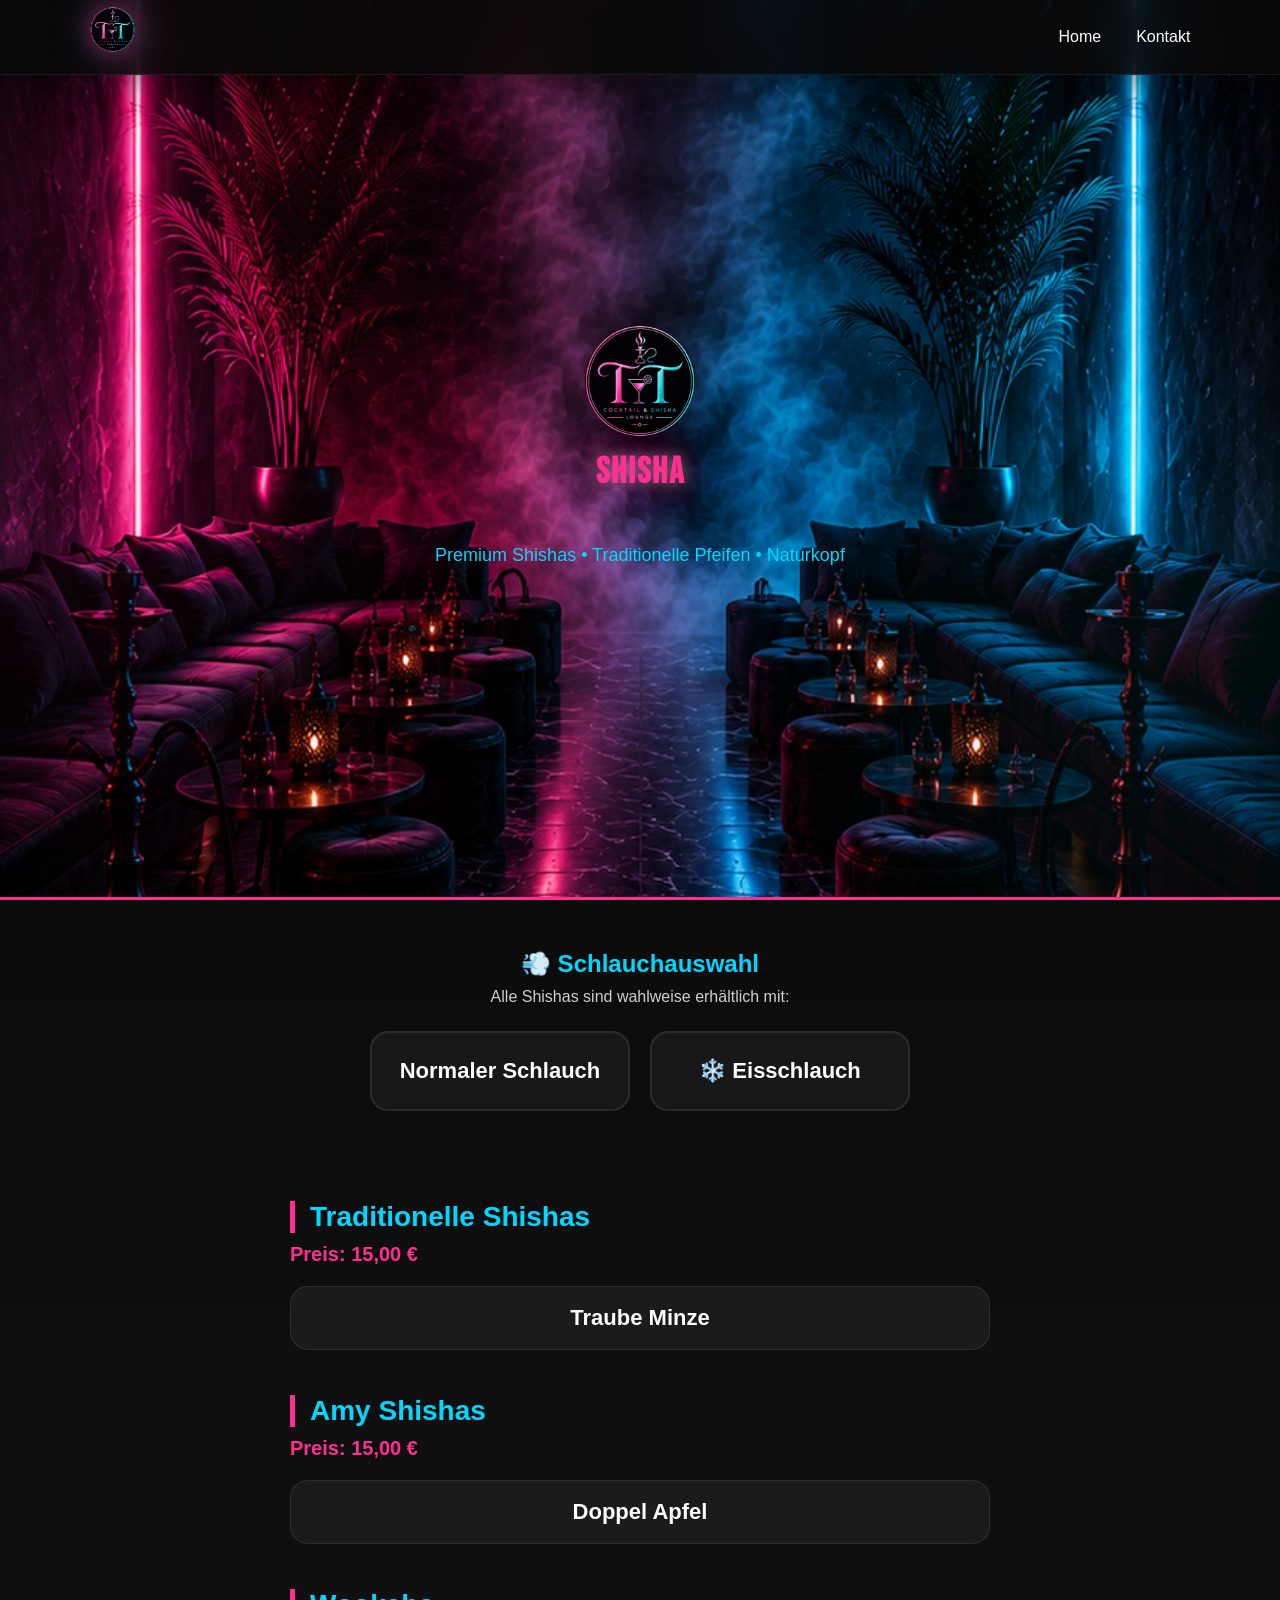
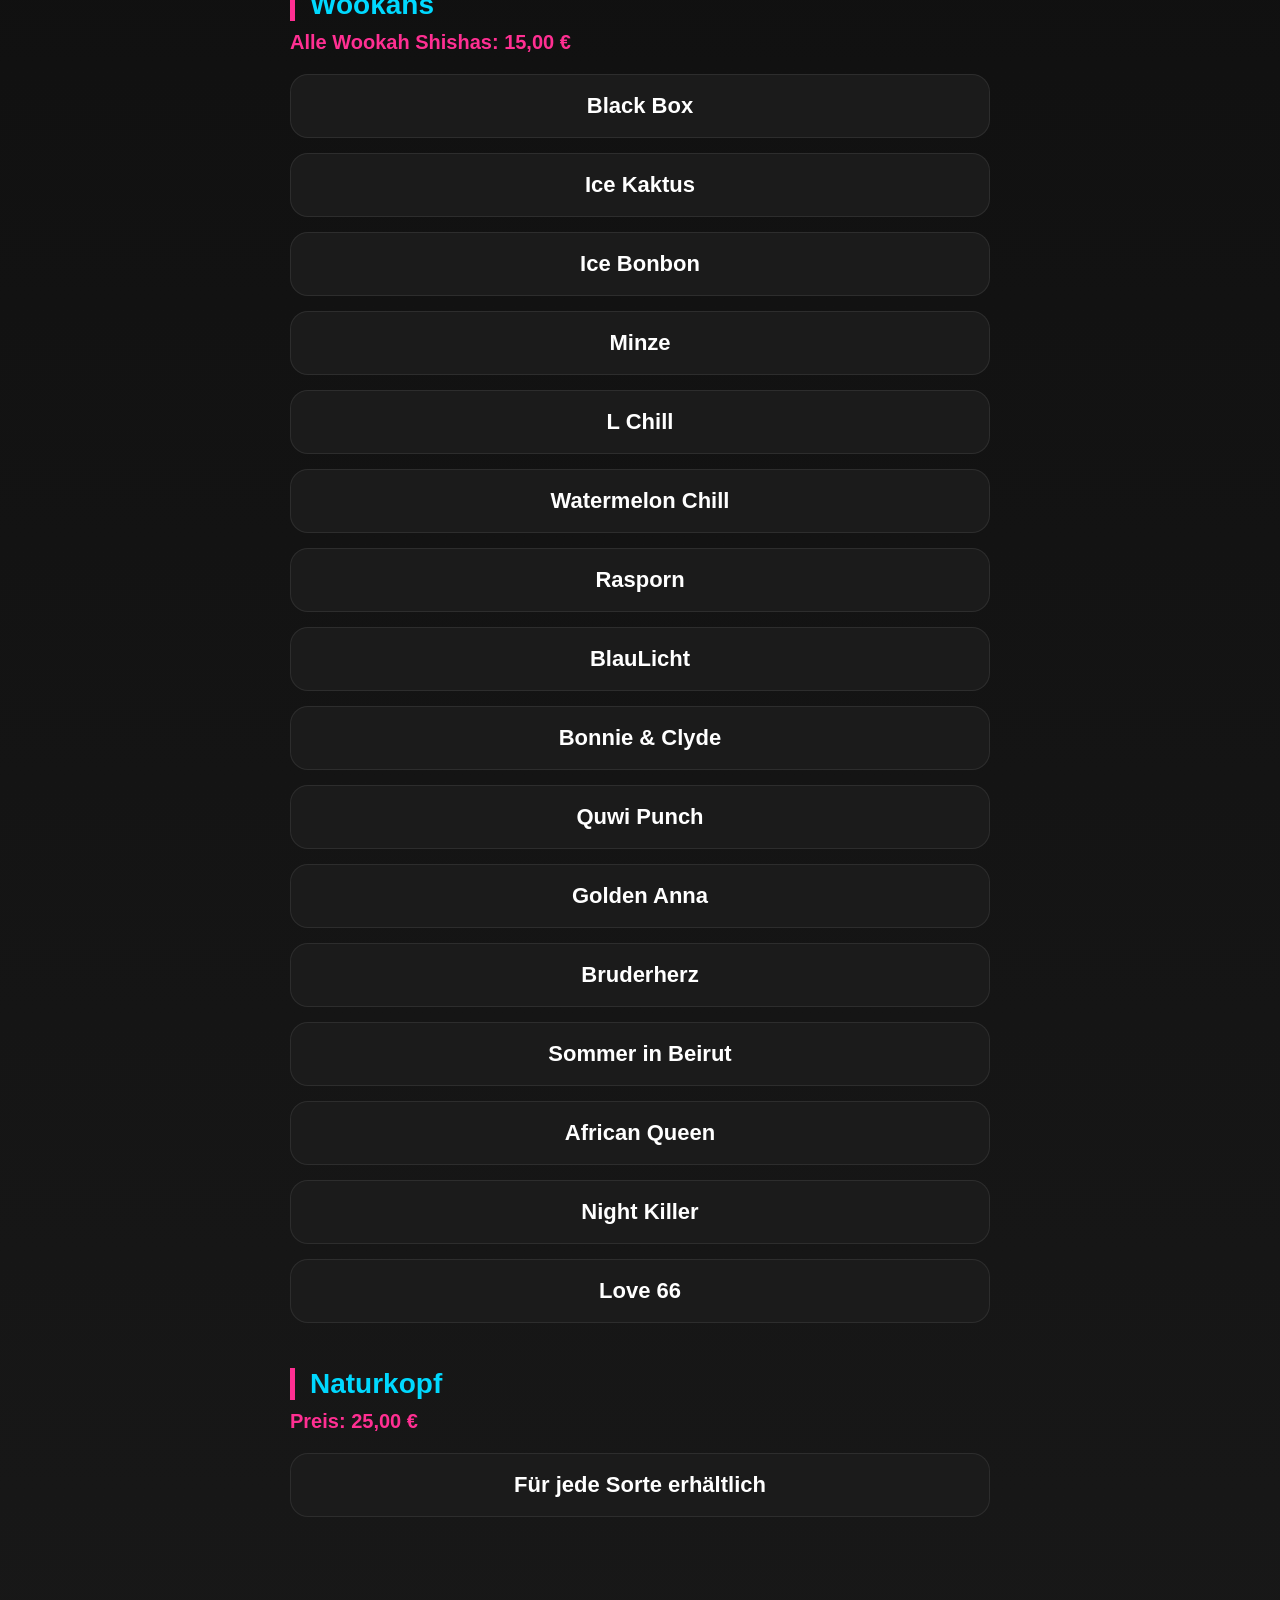
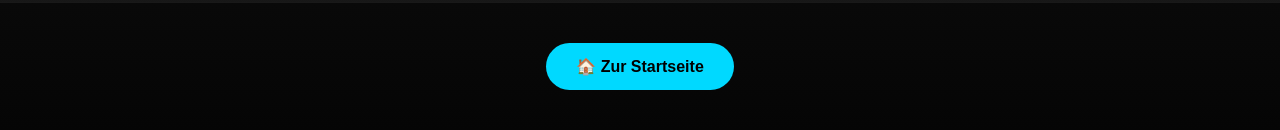
<file: shisha.html>
<!DOCTYPE html>
<html lang="de">

<head>

    <meta charset="UTF-8">

    <meta name="viewport" content="width=device-width, initial-scale=1.0">

    <title>Shisha | TT Cocktail & Shisha Lounge</title>

    <link rel="stylesheet" href="style.css">
    <link rel="stylesheet" href="shisha.css">

</head>

<body>

<header class="navbar">

    <a href="index.html" class="logo">
        <img src="logo.jpeg" alt="TT Cocktail & Shisha Lounge">
    </a>

    <nav>
        <a href="index.html">Home</a>
        <a href="contact.html">Kontakt</a>
    </nav>

</header>

<header class="hero">

    <img src="logo.jpeg" alt="TT Logo" class="logo">

    <h1>SHISHA</h1>

    <p>
        Premium Shishas • Traditionelle Pfeifen • Naturkopf
    </p>

</header>

<div class="hose-selection">

    <h2>💨 Schlauchauswahl</h2>

    <p>
        Alle Shishas sind wahlweise erhältlich mit:
    </p>

    <div class="hose-options">

        <div class="hose-card">

            <h3>Normaler Schlauch</h3>

        </div>

        <div class="hose-card">

            <h3>❄️ Eisschlauch</h3>

        </div>

    </div>

</div>


<section class="menu">

<!-- ==================================== -->
<!-- Traditionelle Pfeife -->
<!-- ==================================== -->

<div class="category">

    <h2>Traditionelle Shishas</h2>

    <p class="category-price">
        Preis: <strong>15,00 €</strong>
    </p>

    <div class="drink-card">
        <h3>Traube Minze</h3>
    </div>

</div>


<!-- ==================================== -->
<!-- Spezielle Pfeife -->
<!-- ==================================== -->

<div class="category">

    <h2>Amy Shishas</h2>

    <p class="category-price">
        Preis: <strong>15,00 €</strong>
    </p>

    <div class="drink-card">
        <h3>Doppel Apfel</h3>
    </div>

</div>


<!-- ==================================== -->
<!-- Wookah -->
<!-- ==================================== -->

<div class="category">

    <h2>Wookahs</h2>

    <p class="category-price">
        Alle Wookah Shishas: <strong>15,00 €</strong>
    </p>

    <div class="drink-card"><h3>Black Box</h3></div>

    <div class="drink-card"><h3>Ice Kaktus</h3></div>

    <div class="drink-card"><h3>Ice Bonbon</h3></div>

    <div class="drink-card"><h3>Minze</h3></div>

    <div class="drink-card"><h3>L Chill</h3></div>

    <div class="drink-card"><h3>Watermelon Chill</h3></div>

    <div class="drink-card"><h3>Rasporn</h3></div>

    <div class="drink-card"><h3>BlauLicht</h3></div>

    <div class="drink-card"><h3>Bonnie & Clyde</h3></div>

    <div class="drink-card"><h3>Quwi Punch</h3></div>

    <div class="drink-card"><h3>Golden Anna</h3></div>

    <div class="drink-card"><h3>Bruderherz</h3></div>

    <div class="drink-card"><h3>Sommer in Beirut</h3></div>

    <div class="drink-card"><h3>African Queen</h3></div>

    <div class="drink-card"><h3>Night Killer</h3></div>

    <div class="drink-card"><h3>Love 66</h3></div>

</div>


<!-- ==================================== -->
<!-- Naturkopf -->
<!-- ==================================== -->

<div class="category">

    <h2>Naturkopf</h2>

    <p class="category-price">

        Preis: <strong>25,00 €</strong>

    </p>

    <div class="drink-card">

        <h3>Für jede Sorte erhältlich</h3>

    </div>

</div>

</section>


<footer>

    <a href="index.html" class="back-home">

        🏠 Zur Startseite

    </a>

</footer>

</body>

</html>
</file>
<file: style.css>
/* ===========================
   GOOGLE FONTS
=========================== */

@import url('https://fonts.googleapis.com/css2?family=Bebas+Neue&family=Poppins:wght@300;400;500;600;700&display=swap');

/* ===========================
   ROOT COLORS
=========================== */

:root{

    --bg:#080808;
    --card:#161616;
    --card2:#202020;

    --pink:#ff2f92;
    --cyan:#00d8ff;

    --white:#ffffff;
    --text:#cfcfcf;

    --radius:22px;

}

/* ===========================
   RESET
=========================== */

*{

    margin:0;
    padding:0;
    box-sizing:border-box;

}

html{

    scroll-behavior:smooth;

}

body{

    font-family:Poppins,sans-serif;
    background:var(--bg);
    color:white;
    overflow-x:hidden;

}

/* Scrollbar */

::-webkit-scrollbar{

    width:8px;

}

::-webkit-scrollbar-thumb{

    background:var(--pink);
    border-radius:20px;

}

/* ===========================
   NAVBAR – ALLE SEITEN
=========================== */

.navbar {
    position: fixed;
    top: 0;
    left: 0;

    width: 100%;
    height: 75px;

    padding: 10px 7%;

    display: flex;
    justify-content: space-between;
    align-items: center;

    backdrop-filter: blur(25px);
    -webkit-backdrop-filter: blur(25px);

    background: rgba(8, 8, 8, 0.88);

    border-bottom: 1px solid rgba(255,255,255,.08);

    box-shadow: 0 10px 40px rgba(0,0,0,.45);

    z-index: 9999;
}


/* ===========================
   LOGO
=========================== */

.logo {
    display: flex;

    align-items: center;

    text-decoration: none;

    flex-shrink: 0;
}

.logo img {
    width: 45px;
    height: 45px;

    object-fit: cover;

    border-radius: 50%;

    display: block;

    box-shadow:
        0 0 25px rgba(255, 47, 146, 0.45),
        0 0 45px rgba(0, 216, 255, 0.25);

    transition: 0.3s;
}

.logo:hover img {
    transform: scale(1.08);
}


/* ===========================
   LOGO TEXT
   =========================== */

.logo h2 {
    font-size: 22px;
}

.logo p {
    color: #bfbfbf;
    font-size: 13px;
}


/* ===========================
   NAVIGATION
=========================== */

nav {
    display: flex;

    align-items: center;

    gap: 35px;
}

nav a {
    color: white;

    text-decoration: none;

    font-weight: 500;

    font-size: 16px;

    white-space: nowrap;

    transition: 0.3s;
}

nav a:hover {
    color: var(--cyan);

    text-shadow:
        0 0 10px rgba(0, 216, 255, 0.45);
}


/* ===========================
   RESERVIEREN BUTTON
=========================== */

.btn-nav {
    background:
        linear-gradient(
            90deg,
            var(--pink),
            #ff69b4
        );

    color: white;

    text-decoration: none;

    padding: 14px 32px;

    border-radius: 50px;

    transition: 0.35s;

    font-weight: 600;

    white-space: nowrap;

    box-shadow:
        0 0 20px rgba(255, 47, 146, 0.4);
}

.btn-nav:hover {
    transform: translateY(-4px);

    box-shadow:
        0 0 35px rgba(255, 47, 146, 0.7);
}


/* ===========================
   TABLET
=========================== */

@media (max-width: 900px) {

    .navbar {
        padding: 12px 4%;
    }

    nav {
        gap: 22px;
    }

    nav a {
        font-size: 15px;
    }

    .btn-nav {
        padding: 11px 20px;
    }
}


/* ===========================
   HANDY
=========================== */

@media (max-width: 600px) {

    .navbar {
        padding: 10px 15px;

        min-height: 70px;
    }

    .logo img {
        width: 52px;
        height: 52px;
    }

    nav {
        gap: 16px;
    }

    nav a {
        font-size: 15px;

        font-weight: 600;
    }

    .btn-nav {
        display: none;
    }

}

/* ===========================
   HERO
=========================== */

.hero{

    position:relative;

    overflow:hidden;

    padding-top:140px;

    padding-bottom:80px;

    min-height:100vh;

    display:flex;

    flex-direction:column;

    justify-content:center;

    align-items:center;

    text-align:center;

    background-image:url("hero.png");

    background-size:cover;

    background-position:center;

    background-repeat:no-repeat;

}

.overlay{

    display:none;

}

/* Licht links */

.hero::before{

content:"";

position:absolute;

width:450px;
height:450px;

left:-200px;
top:80px;

background:var(--pink);

filter:blur(180px);

opacity:.18;

}

/* Licht rechts */

.hero::after{

content:"";

position:absolute;

width:400px;
height:400px;

right:-180px;
bottom:50px;

background:var(--cyan);

filter:blur(180px);

opacity:.15;

}

.hero-content{

position:relative;

z-index:5;

max-width:900px;

text-align:center;

}

.hero-logo{

width:185px;

border-radius:50%;

margin-bottom:35px;

box-shadow:

0 0 35px rgba(255,47,146,.45),

0 0 60px rgba(0,216,255,.30);

animation:float 5s ease infinite;

}

@keyframes float{

0%{

transform:translateY(0);

}

50%{

transform:translateY(-10px);

}

100%{

transform:translateY(0);

}

}

.hero h1{

font-family:"Bebas Neue",sans-serif;

font-size:88px;

letter-spacing:3px;

text-shadow:

0 0 15px rgba(255,255,255,.4),

0 0 35px rgba(255,47,146,.5),

0 0 60px rgba(255,47,146,.25);

}

.hero h2{

margin-top:10px;

font-size:32px;

font-weight:300;

color:var(--cyan);

}

.hero p{

margin-top:35px;

font-size:20px;

line-height:1.8;

color:var(--text);

max-width:700px;

margin-left:auto;
margin-right:auto;

}

/* ===========================
   HERO BUTTONS
=========================== */

.hero-buttons{

margin-top:50px;

display:flex;

justify-content:center;

gap:20px;

flex-wrap:wrap;

}

.btn-primary{

padding:16px 35px;
width:220px;
display:inline-flex;
justify-content:center;
align-items:center;

background:linear-gradient(90deg,var(--pink),#ff69b4);

color:white;

text-decoration:none;

border-radius:70px;

font-weight:600;

transition:.35s;

box-shadow:0 0 25px rgba(255,47,146,.4);

}

.btn-primary:hover{

    transform:translateY(-6px) scale(1.05);

    box-shadow:

    0 0 25px #ff2f92,

    0 0 60px rgba(255,47,146,.8);

}

.btn-secondary{

    background:#00d9ff;

    color:black;

    border:none;

    padding:15px 30px;

    border-radius:40px;

    font-size:18px;

    font-weight:bold;

    text-decoration:none;

}

.btn-secondary:hover{

background:var(--cyan);

color:black;

transform:translateY(-6px) scale(1.05);

box-shadow:

0 0 25px #00d8ff,

0 0 60px rgba(0,216,255,.7);

}

/* ===========================
   HERO FEATURES
=========================== */

.hero-features{

margin-top:70px;

display:flex;
justify-content:center;
align-items:center;
gap:50px;

flex-wrap:wrap;

}

.hero-features div{

display:flex;
align-items:center;
gap:10px;

padding:15px 25px;

background:rgba(255,255,255,.04);

border:1px solid rgba(255,255,255,.05);

backdrop-filter:blur(15px);

border-radius:18px;

transition:.35s;

}

.hero-features div:hover{

transform:translateY(-8px);

box-shadow:

0 0 20px rgba(255,47,146,.35);

}

.hero-features span{

font-size:16px;
font-weight:500;

}


/* ===========================
   OPENING HOURS
=========================== */

.opening{

padding:110px 8%;

background:#0f0f0f;

}

.opening h2{

font-family:"Bebas Neue",sans-serif;

font-size:60px;

text-align:center;

margin-bottom:60px;

letter-spacing:2px;

}

.cards{

display:grid;

grid-template-columns:repeat(auto-fit,minmax(260px,1fr));

gap:30px;

}

.card{

background:rgba(255,255,255,.03);

padding:35px;

border-radius:22px;

border:1px solid rgba(255,255,255,.05);

transition:.4s;

backdrop-filter:blur(20px);

}

.card:hover{

transform:

translateY(-10px)

scale(1.03);

box-shadow:

0 0 35px rgba(0,216,255,.25),

0 0 70px rgba(255,47,146,.15);

}

.card h3{

margin-bottom:18px;

color:var(--cyan);

font-size:24px;

}

.card p{

font-size:18px;

color:#d7d7d7;

line-height:1.8;

}


/* ===========================
   ABOUT
=========================== */

.about{

padding:110px 8%;

max-width:1200px;

margin:auto;

text-align:center;

}

.about h2{

font-family:"Bebas Neue",sans-serif;

font-size:62px;

margin-bottom:35px;

letter-spacing:2px;

}

.about p{

max-width:900px;

margin:auto;

font-size:19px;

line-height:2;

color:#cfcfcf;

}


/* ===========================
   STATS
=========================== */

.stats{

padding:70px 8% 120px;

display:grid;

grid-template-columns:repeat(auto-fit,minmax(220px,1fr));

gap:30px;

}

.stat{

background:linear-gradient(180deg,#151515,#101010);

padding:40px;

border-radius:22px;

text-align:center;

border:1px solid rgba(255,255,255,.05);

transition:.35s;

}

.stat:hover{

transform:translateY(-10px);

box-shadow:

0 0 30px rgba(255,47,146,.25);

}

.stat h2{

font-size:55px;

color:var(--pink);

margin-bottom:15px;

}

.stat p{

font-size:18px;

color:#d7d7d7;

}


/* ===========================
   CTA
=========================== */

.cta{

padding:120px 8%;

text-align:center;

background:

linear-gradient(90deg,

rgba(255,47,146,.15),

rgba(0,216,255,.15)

);

}

.cta h2{

font-family:"Bebas Neue",sans-serif;

font-size:70px;

margin-bottom:20px;

}

.cta p{

font-size:20px;

color:#d7d7d7;

margin-bottom:40px;

}


/* ===========================
   FOOTER
=========================== */

footer{

background:

linear-gradient(

180deg,

#090909,

#050505

);

padding:70px 8%;

text-align:center;

border-top:1px solid rgba(255,255,255,.08);

}

footer h3{

font-size:30px;

margin-bottom:15px;

}

footer p{

color:#9f9f9f;

margin-top:10px;

}

/* ==========================================
   MOBILE MENU (für später)
========================================== */

.menu-toggle{
    display:none;
    font-size:32px;
    color:var(--white);
    cursor:pointer;
}

/* ==========================================
   SMOOTH ANIMATIONEN
========================================== */

section{
    animation:fadeUp .9s ease;
}

@keyframes fadeUp{

    from{
        opacity:0;
        transform:translateY(50px);
    }

    to{
        opacity:1;
        transform:translateY(0);
    }

}

/* ==========================================
   HOVER ANIMATIONEN
========================================== */

.logo img,
.card,
.stat,
.btn-primary,
.btn-secondary,
.btn-nav{

    transition:.35s;

}

.logo img:hover{

    transform:scale(1.08);

}

.card:hover{

    border:1px solid rgba(0,216,255,.35);

}

.stat:hover{

    border:1px solid rgba(255,47,146,.35);

}

/* ==========================================
   SELECTION
========================================== */

::selection{

background:var(--pink);
color:white;

}

/* ==========================================
   BACK TO TOP BUTTON
========================================== */

#topBtn{

position:fixed;

right:25px;
bottom:25px;

width:55px;
height:55px;

border-radius:50%;

background:linear-gradient(90deg,var(--pink),#ff5eb3);

display:flex;
justify-content:center;
align-items:center;

color:white;

font-size:22px;

cursor:pointer;

box-shadow:0 0 25px rgba(255,47,146,.45);

display:none;

z-index:999;

transition:.35s;

}

#topBtn:hover{

transform:translateY(-6px);

}

/* ==========================================
   RESPONSIVE
========================================== */

/* TABLET */
@media (max-width: 1100px) {

    nav {
        gap: 22px;
    }

    .hero h1 {
        font-size: 70px;
    }

    .hero h2 {
        font-size: 28px;
    }
}


/* TABLET / KLEINER */
@media (max-width: 900px) {

    nav {
        display: flex;
        gap: 18px;
    }

    .btn-nav {
        display: none;
    }

    .logo h2,
    .logo p {
        display: none;
    }

    .hero {
        padding-top: 130px;
    }

    .hero-logo {
        width: 150px;
    }

    .hero h1 {
        font-size: 52px;
    }

    .hero h2 {
        font-size: 24px;
    }

    .hero p {
        font-size: 17px;
    }

    .hero-features {
        flex-direction: column;
        gap: 18px;
    }

    .hero-buttons {
        flex-direction: column;
        align-items: center;
    }

    .btn-primary,
    .btn-secondary {
        width: 260px;
        text-align: center;
    }

    .opening h2,
    .about h2,
    .cta h2 {
        font-size: 48px;
    }
}


/* HANDY */
@media (max-width: 600px) {

    .navbar {
        padding: 10px 15px;
    }

    .logo img {
        width: 52px;
        height: 52px;
    }

    nav {
        gap: 16px;
    }

    nav a {
        font-size: 16px;
        font-weight: 600;
    }

    .hero {
        padding: 140px 20px 70px;
    }

    .hero-logo {
        width: 130px;
    }

    .hero h1 {
        font-size: 40px;
        letter-spacing: 1px;
    }

    .hero h2 {
        font-size: 20px;
    }

    .hero p {
        font-size: 15px;
        line-height: 1.8;
    }

    .cards {
        grid-template-columns: 1fr;
    }

    .stats {
        grid-template-columns: 1fr;
    }

    .cta h2 {
        font-size: 38px;
    }

    .cta p {
        font-size: 17px;
    }
}

/* ==========================================
   FOOTER LINKS
========================================== */

footer a{

color:#cfcfcf;

text-decoration:none;

margin:0 10px;

transition:.3s;

}

footer a:hover{

color:var(--pink);

}

/* ===========================
   ABOUT
=========================== */

.about{

padding:120px 8%;

background:#0b0b0b;

}

.section-title{

text-align:center;

margin-bottom:70px;

}

.section-title h2{

font-family:"Bebas Neue",sans-serif;

font-size:60px;

letter-spacing:2px;

margin-bottom:15px;

}

.section-title p{

color:#bfbfbf;

font-size:18px;

}

.about-grid{

display:grid;

grid-template-columns:1fr 1fr;

gap:60px;

align-items:center;

}

.about-text h3{

font-size:36px;

margin-bottom:25px;

color:var(--pink);

}

.about-text p{

font-size:18px;

line-height:1.9;

color:#d2d2d2;

margin-bottom:20px;

}

.about-cards{

display:grid;

grid-template-columns:repeat(2,minmax(300px,1fr));

gap:30px;

}

.info-card{

background:#151515;

padding:20px;

border-radius:20px;

border:1px solid rgba(255,255,255,.05);

transition:.35s;

text-align:center;

}

.info-card:hover{

transform:translateY(-10px);

box-shadow:0 0 30px rgba(255,47,146,.25);

}

.info-card span{

font-size:40px;

display:block;

margin-bottom:20px;

}

.info-card h4{

font-size:22px;

margin-bottom:15px;

color:var(--cyan);

}

.info-card p{

color:#cfcfcf;

line-height:1.6;

}

@media(max-width:900px){

.about-grid{

grid-template-columns:1fr;

}

.about-cards{

grid-template-columns:1fr;

}

}

.about-text p{

font-size:18px;
line-height:1.9;
text-align:left;

}
/* ==========================================
   END
========================================== */
</file>
<file: contact.css>
/* ==========================
   CONTACT.CSS
   TT Cocktail & Shisha Lounge
========================== */

*{
    margin:0;
    padding:0;
    box-sizing:border-box;
}

body{

    font-family:Arial, Helvetica, sans-serif;

    background:linear-gradient(180deg,#050505,#111111,#1a1a1a);

    color:white;

}

/* ==========================
        HERO
========================== */

.hero{

    text-align:center;

    padding:40px 20px;

    background:
    url("hero.png");

    background-size:cover;
    background-position:center;

    border-bottom:3px solid #ff2f92;

}

.logo{

    width:110px;
    height:110px;

    object-fit:cover;

    border-radius:50%;


    margin-bottom:15px;

}

.hero h1{

    color:#ff2f92;

    font-size:34px;

    margin-bottom:10px;

}

.hero p{

    color:#00d9ff;

    font-size:17px;

}

/* ==========================
      ZURÜCK BUTTON
========================== */

.back-btn{

    display:inline-block;

    margin-bottom:25px;

    padding:10px 22px;

    background:#ff2f92;

    color:white;

    text-decoration:none;

    border-radius:40px;

    font-weight:bold;

    transition:.3s;

}

.back-btn:hover{

    background:#00d9ff;

    color:black;

}

/* ==========================
      CONTAINER
========================== */

.container{

    width:92%;

    max-width:700px;

    margin:auto;

    padding:35px 0;

}

/* ==========================
      KONTAKT KARTEN
========================== */

.card{

    background:#1b1b1b;

    border-radius:18px;

    border:1px solid rgba(255,255,255,.08);

    padding:22px;

    margin-bottom:20px;

    transition:.3s;

}

.card:hover{

    transform:translateY(-4px);

    border-color:#ff2f92;

    box-shadow:0 0 15px rgba(255,47,146,.35);

}

.card h2{

    color:#00d9ff;

    margin-bottom:15px;

    font-size:24px;

}

.card p{

    color:#d8d8d8;

    line-height:1.8;

    font-size:16px;

}

.card a{

    color:white;

    text-decoration:none;

    font-size:17px;

}

.card a:hover{

    color:#00d9ff;

}

/* ==========================
      BUTTONS
========================== */

.button{

    display:inline-block;

    margin-top:10px;

    padding:12px 24px;

    background:#ff2f92;

    color:white;

    border-radius:35px;

    text-decoration:none;

    font-weight:bold;

    transition:.3s;

}

.button:hover{

    background:#00d9ff;

    color:black;

}

/* ==========================
        FOOTER
========================== */

footer{

    text-align:center;

    padding:40px 20px;

}

footer a{

    display:inline-block;

    background:#00d9ff;

    color:black;

    text-decoration:none;

    padding:14px 30px;

    border-radius:35px;

    font-weight:bold;

    transition:.3s;

}

footer a:hover{

    background:#ff2f92;

    color:white;

}

/* ==========================
      HANDY
========================== */

@media(max-width:600px){

.hero{

    padding:30px 15px;

}

.logo{

    width:85px;

}

.hero h1{

    font-size:28px;

}

.hero p{

    font-size:15px;

}

.card{

    padding:18px;

}

.card h2{

    font-size:21px;

}

.card p{

    font-size:15px;

}

.button{

    width:100%;

    text-align:center;

}

footer a{

    width:100%;

}

}
</file>
<file: drinks.css>
/* ==========================
   TT Cocktail & Shisha Lounge
   drinks.css
========================== */

*{
    margin:0;
    padding:0;
    box-sizing:border-box;
}

html{
    scroll-behavior:smooth;
}

body{

    font-family:Arial, Helvetica, sans-serif;

    background:linear-gradient(180deg,#050505,#111111,#181818);

    color:white;

}

/* ==========================
      NAVIGATION
========================== */

.drink-nav{

    position:sticky;

    top:0;

    z-index:100;

    display:flex;

    gap:10px;

    overflow-x:auto;

    padding:15px;

    background:#111;

    border-bottom:2px solid #ff2f92;

}

.drink-nav::-webkit-scrollbar{

    display:none;

}

.drink-nav a{

    white-space:nowrap;

    text-decoration:none;

    color:white;

    background:#222;

    padding:10px 18px;

    border-radius:30px;

    font-weight:bold;

    transition:.3s;

}

.drink-nav a:hover{

    background:#ff2f92;

}

.drink-nav a:active{

    background:#00d9ff;

    color:black;

}

.category{

    scroll-margin-top:90px;

}

/* ==========================
        HERO
========================== */

.hero{

    padding-top:140px;

    padding-bottom:80px;

    text-align:center;

    padding:40px 20px;

    background:
    url("hero.png");

    background-size:cover;

    background-position:center;

    border-bottom:3px solid #ff2f92;

}


.logo{

    width:110px;
    height:110px;

    object-fit:cover;

    border-radius:50%;

    margin-bottom:15px;

}


.hero h1{

    color:#ff2f92;

    font-size:36px;

    letter-spacing:2px;

    margin-bottom:10px;

}


.hero p{

    color:#00d9ff;

    font-size:18px;

}


/* ==========================
      ZURÜCK BUTTON
========================== */

.back-btn{

    display:inline-block;

    margin-bottom:25px;

    padding:10px 22px;

    border-radius:40px;

    text-decoration:none;

    background:#ff2f92;

    color:white;

    font-weight:bold;

    transition:.3s;

}

.back-btn:hover{

    background:#00d9ff;

    color:black;

}


/* ==========================
       CONTAINER
========================== */

.menu{

    width:92%;

    max-width:700px;

    margin:auto;

    padding:30px 0;

}


/* ==========================
      KATEGORIEN
========================== */

.category{

    margin-bottom:45px;

}

.category h2{

    color:#00d9ff;

    margin-bottom:20px;

    font-size:28px;

    border-left:6px solid #ff2f92;

    padding-left:12px;

}


/* ==========================
      GETRÄNKE
========================== */

.drink-card{

    background:#1b1b1b;

    border:1px solid rgba(255,255,255,.08);

    border-radius:18px;

    padding:18px;

    margin-bottom:18px;

    display:flex;

    justify-content:space-between;

    align-items:flex-start;

    gap:20px;

    transition:.3s;

}

.drink-card:hover{

    transform:translateY(-4px);

    border-color:#ff2f92;

    box-shadow:0 0 18px rgba(255,47,146,.35);

}


.drink-card h3{

    color:white;

    font-size:22px;

    margin-bottom:10px;

}


.drink-card p{

    color:#cfcfcf;

    line-height:1.6;

    font-size:15px;

}


.drink-card span{

    background:#ff2f92;

    color:white;

    padding:8px 14px;

    border-radius:30px;

    font-weight:bold;

    min-width:80px;

    text-align:center;

    font-size:16px;

}


/* ==========================
        FOOTER
========================== */

footer{

    text-align:center;

    padding:40px 20px;

}


.back-home{

    display:inline-block;

    background:#00d9ff;

    color:black;

    text-decoration:none;

    padding:14px 30px;

    border-radius:40px;

    font-weight:bold;

    transition:.3s;

}

.back-home:hover{

    background:#ff2f92;

    color:white;

}


/* ==========================
      HANDY OPTIMIERUNG
========================== */

@media(max-width:600px){

.hero{

    padding:30px 15px;

}

.logo{

    width:90px;

}

.hero h1{

    font-size:28px;

}

.hero p{

    font-size:15px;

}

.category h2{

    font-size:24px;

}

.drink-card{

    flex-direction:column;

}

.drink-card span{

    margin-top:12px;

    align-self:flex-start;

}

.drink-card h3{

    font-size:20px;

}

.drink-card p{

    font-size:14px;

}

}
</file>
<file: shisha.css>
/* ==========================
   SHISHA.CSS
   TT Cocktail & Shisha Lounge
========================== */

*{
    margin:0;
    padding:0;
    box-sizing:border-box;
}

html{
    scroll-behavior:smooth;
}

body{

    font-family:Arial, Helvetica, sans-serif;

    background:linear-gradient(180deg,#050505,#111111,#181818);

    color:white;

}

/* ==========================
        HERO
========================== */

.hero{

    text-align:center;

    padding:40px 20px;

    background:
    url("hero.png");

    background-size:cover;

    background-position:center;

    background-repeat:no-repeat;

    border-bottom:3px solid #ff2f92;

}

.logo{

    width:110px;
    height:110px;

    object-fit:cover;

    border-radius:50%;

    margin-bottom:15px;

}

.hero h1{

    color:#ff2f92;

    font-size:36px;

    letter-spacing:2px;

    margin-bottom:10px;

}

.hero p{

    color:#00d9ff;

    font-size:18px;

}

.back-btn:hover{

    background:#00d9ff;

    color:black;

}

/* ==========================
      CONTAINER
========================== */

.menu{

    width:92%;

    max-width:700px;

    margin:auto;

    padding:40px 0;

}

/* ==========================
      KATEGORIEN
========================== */

.category{

    margin-bottom:45px;

}

.category h2{

    color:#00d9ff;

    font-size:28px;

    margin-bottom:10px;

    border-left:5px solid #ff2f92;

    padding-left:15px;

}

.category-price{

    color:#ff2f92;

    font-size:20px;

    font-weight:bold;

    margin-bottom:20px;

}

/* ==========================
      SHISHA KARTEN
========================== */

.drink-card{

    background:#1b1b1b;

    border-radius:18px;

    border:1px solid rgba(255,255,255,.08);

    padding:18px;

    margin-bottom:15px;

    transition:.3s;

}

.drink-card:hover{

    transform:translateY(-4px);

    border-color:#ff2f92;

    box-shadow:0 0 18px rgba(255,47,146,.35);

}

.drink-card h3{

    color:white;

    font-size:22px;

    text-align:center;

}

/* ==========================
      FOOTER
========================== */

footer{

    text-align:center;

    padding:40px 20px;

}

.back-home{

    display:inline-block;

    background:#00d9ff;

    color:black;

    text-decoration:none;

    padding:14px 30px;

    border-radius:40px;

    font-weight:bold;

    transition:.3s;

}

.back-home:hover{

    background:#ff2f92;

    color:white;

}

/* ==========================
      HANDY
========================== */

@media(max-width:600px){

.hero{

    padding:30px 15px;

}

.logo{

    width:90px;

}

.hero h1{

    font-size:28px;

}

.hero p{

    font-size:15px;

}

.category h2{

    font-size:24px;

}

.category-price{

    font-size:18px;

}

.drink-card{

    padding:16px;

}

.drink-card h3{

    font-size:19px;

}

}
/* ==========================
   SCHLAUCHAUSWAHL
========================== */

.hose-selection{

    max-width:700px;

    margin:50px auto;

    text-align:center;

}

.hose-selection h2{

    color:#00d8ff;

    margin-bottom:10px;

}

.hose-selection p{

    color:#cfcfcf;

    margin-bottom:25px;

}

.hose-options{

    display:flex;

    justify-content:center;

    gap:20px;

    flex-wrap:wrap;

}

.hose-card{

    width:260px;

    background:#181818;

    border:2px solid rgba(255,255,255,.08);

    border-radius:18px;

    padding:25px;

    transition:.3s;

}

.hose-card:hover{

    border-color:#ff2f92;

    box-shadow:0 0 20px rgba(255,47,146,.35);

    transform:translateY(-5px);

}

.hose-card h3{

    color:white;

    font-size:22px;

}
</file>
